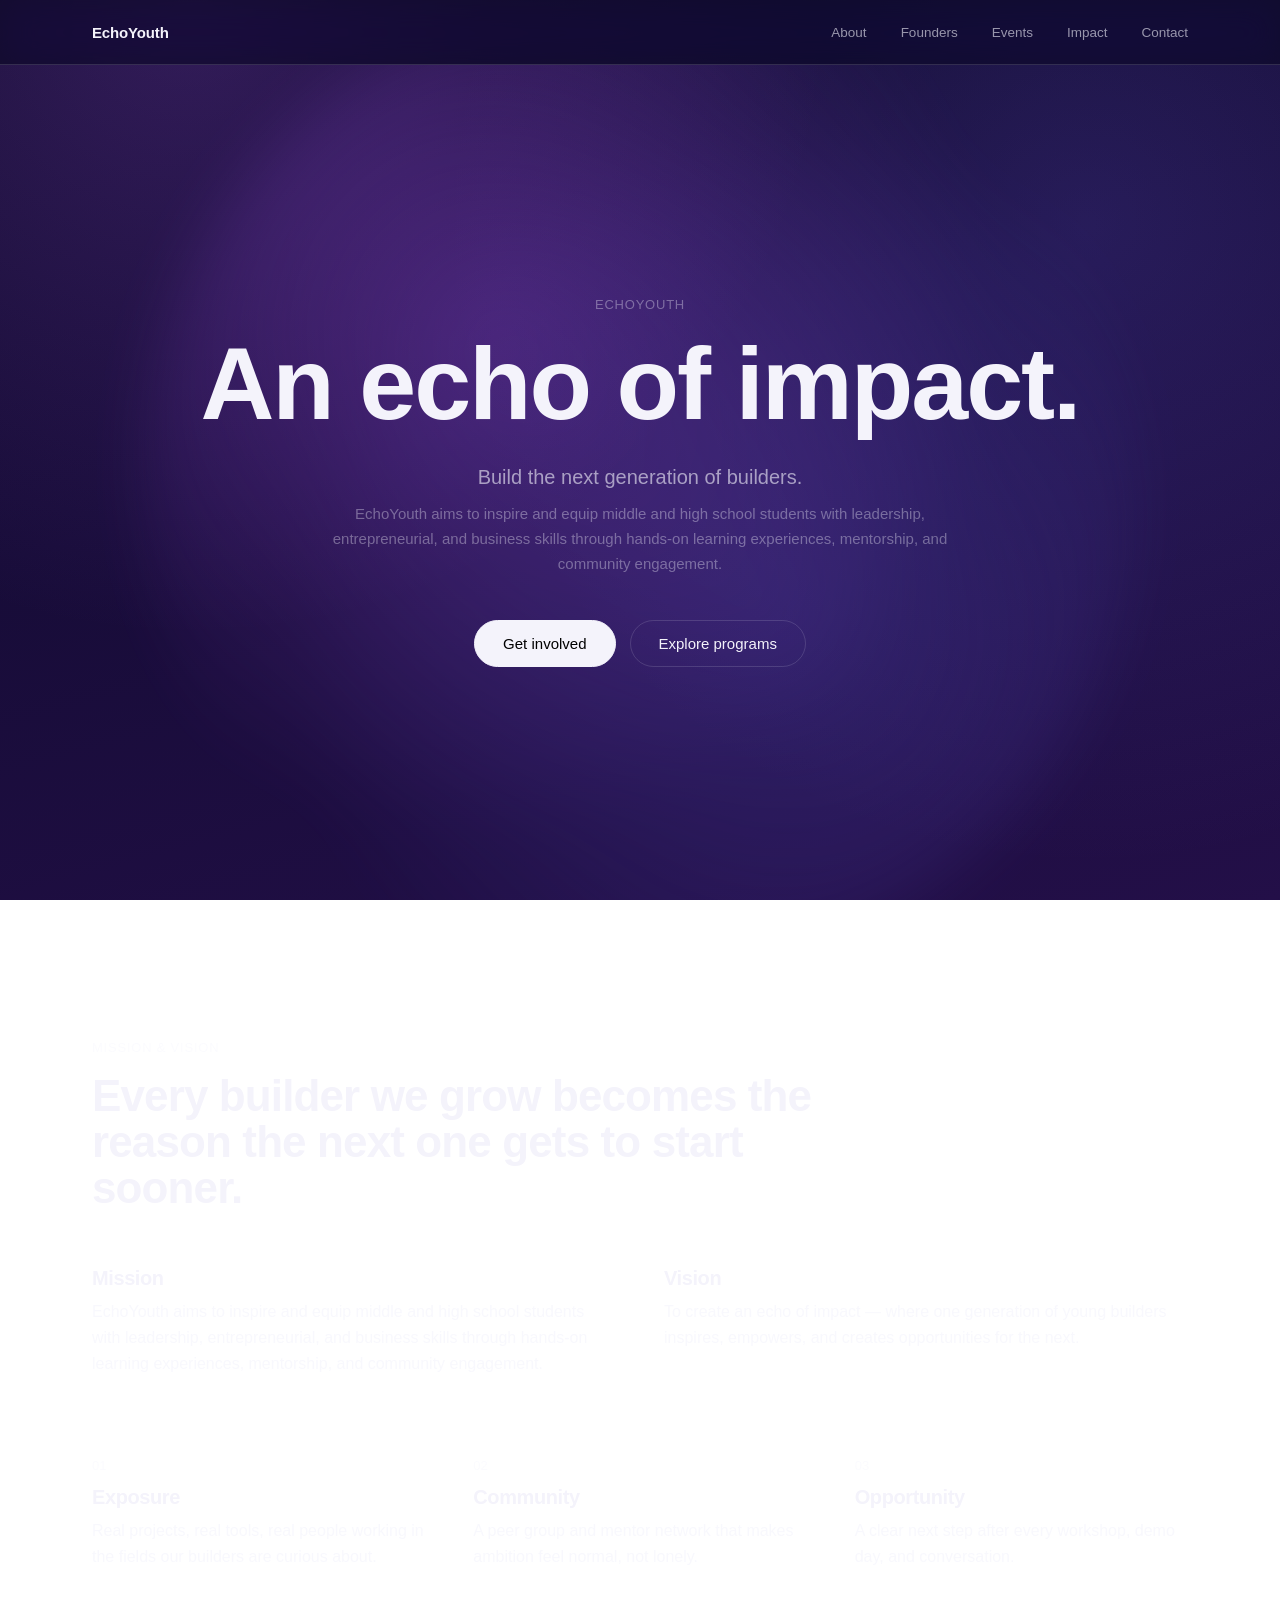
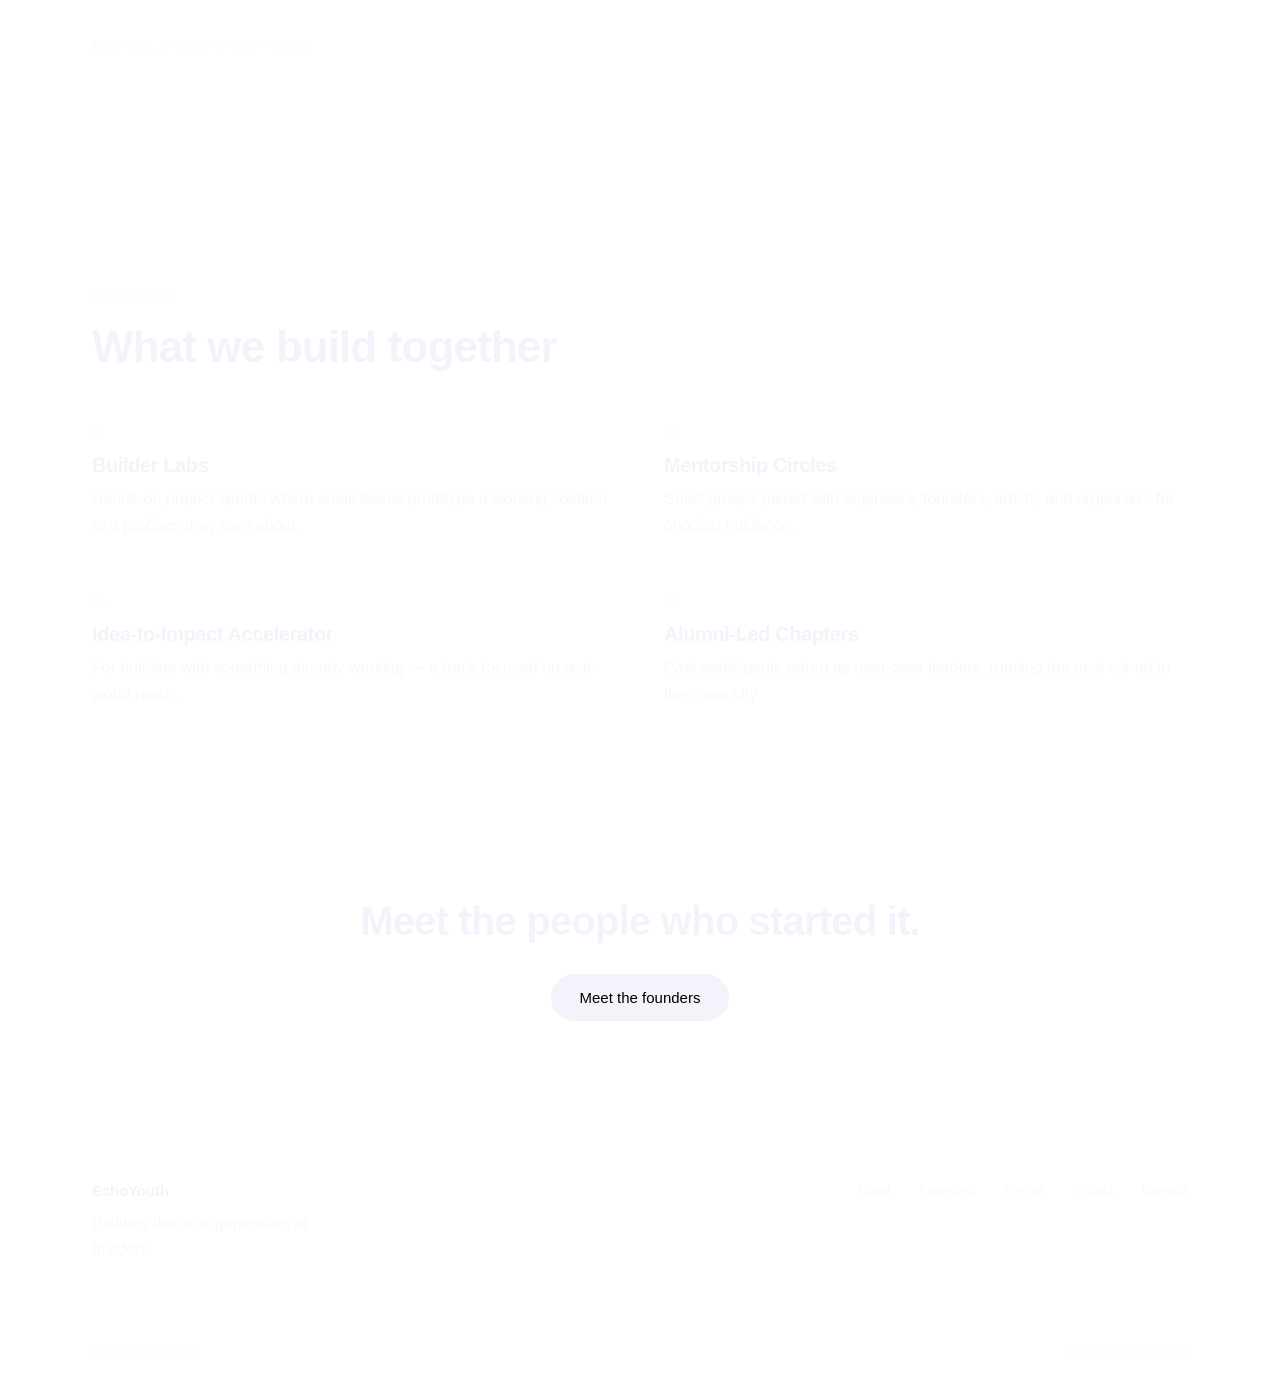
<file: index.html>
<!DOCTYPE html>
<html lang="en">
<head>
<meta charset="UTF-8">
<meta name="viewport" content="width=device-width, initial-scale=1.0">
<title>EchoYouth — An Echo of Impact</title>
<link rel="stylesheet" href="assets/style.css">
</head>
<body>

<nav class="nav">
  <div class="wrap">
    <a class="brand" href="index.html">EchoYouth</a>
    <ul class="nav-links" id="navLinks">
      <li><a href="index.html#about">About</a></li>
      <li><a href="founders.html">Founders</a></li>
      <li><a href="events.html">Events</a></li>
      <li><a href="impact.html">Impact</a></li>
      <li><a href="contact.html">Contact</a></li>
    </ul>
    <button class="nav-toggle" id="navToggle" aria-label="Toggle menu"><span></span><span></span><span></span></button>
  </div>
</nav>

<header class="hero" id="hero">
  <div class="wrap hero-inner reveal">
    <span class="eyebrow">EchoYouth</span>
    <h1 class="hl hl-center" data-hero-headline>An echo of impact.</h1>
    <p class="lede lede-center" data-hero-sub></p>
    <p class="lede lede-center" data-hero-desc style="margin-top:8px; color:var(--text-faint); font-size:15px;"></p>
    <div class="btn-row" style="justify-content:center; margin-top:44px;">
      <a class="btn btn-solid" href="contact.html">Get involved</a>
      <a class="btn" href="#programs">Explore programs</a>
    </div>
  </div>
</header>

<section id="about">
  <div class="wrap">
    <span class="eyebrow">Mission &amp; Vision</span>
    <h2 class="hl" style="font-size:clamp(28px,3.6vw,44px); max-width:760px;">Every builder we grow becomes the reason the next one gets to start sooner.</h2>
    <div class="grid-2" style="margin-top:56px;">
      <div>
        <h3 class="item-title">Mission</h3>
        <p>EchoYouth aims to inspire and equip middle and high school students with leadership, entrepreneurial, and business skills through hands-on learning experiences, mentorship, and community engagement.</p>
      </div>
      <div>
        <h3 class="item-title">Vision</h3>
        <p>To create an echo of impact — where one generation of young builders inspires, empowers, and creates opportunities for the next.</p>
      </div>
    </div>
    <div class="grid-3" id="pillars" style="margin-top:80px;"></div>
    <p style="margin-top:64px; font-size:12.5px; color:var(--text-faint);">EchoYouth, an EchoHer Youth Program</p>
  </div>
</section>

<section id="programs" class="section-tight">
  <div class="wrap">
    <span class="eyebrow">Programs</span>
    <h2 class="hl" style="font-size:clamp(28px,3.6vw,44px);">What we build together</h2>
    <div class="grid-2" id="programs-list" style="margin-top:56px; row-gap:56px;"></div>
  </div>
</section>

<section class="section-tight" style="text-align:center;">
  <div class="wrap">
    <h2 class="hl hl-center" style="font-size:clamp(26px,3.2vw,40px);">Meet the people who started it.</h2>
    <div class="btn-row" style="justify-content:center; margin-top:32px;">
      <a class="btn btn-solid" href="founders.html">Meet the founders</a>
    </div>
  </div>
</section>

<footer>
  <div class="wrap">
    <div class="footer-grid">
      <div>
        <div class="brand" style="margin-bottom:12px;">EchoYouth</div>
        <p style="max-width:260px;">Building the next generation of builders.</p>
      </div>
      <div class="footer-links">
        <a href="index.html#about">About</a>
        <a href="founders.html">Founders</a>
        <a href="events.html">Events</a>
        <a href="impact.html">Impact</a>
        <a href="contact.html">Contact</a>
      </div>
    </div>
    <div class="footer-bottom">
      <span>© 2026 EchoYouth</span>
      <span data-contact-email></span>
    </div>
  </div>
</footer>

<script src="assets/content.js"></script>
<script src="assets/app.js"></script>
<script>
  Render.hero(document.getElementById('hero'));
  Render.pillars(document.getElementById('pillars'));
  Render.programs(document.getElementById('programs-list'));
  Render.contactEmail(document.querySelector('[data-contact-email]'));
</script>
</body>
</html>
</file>
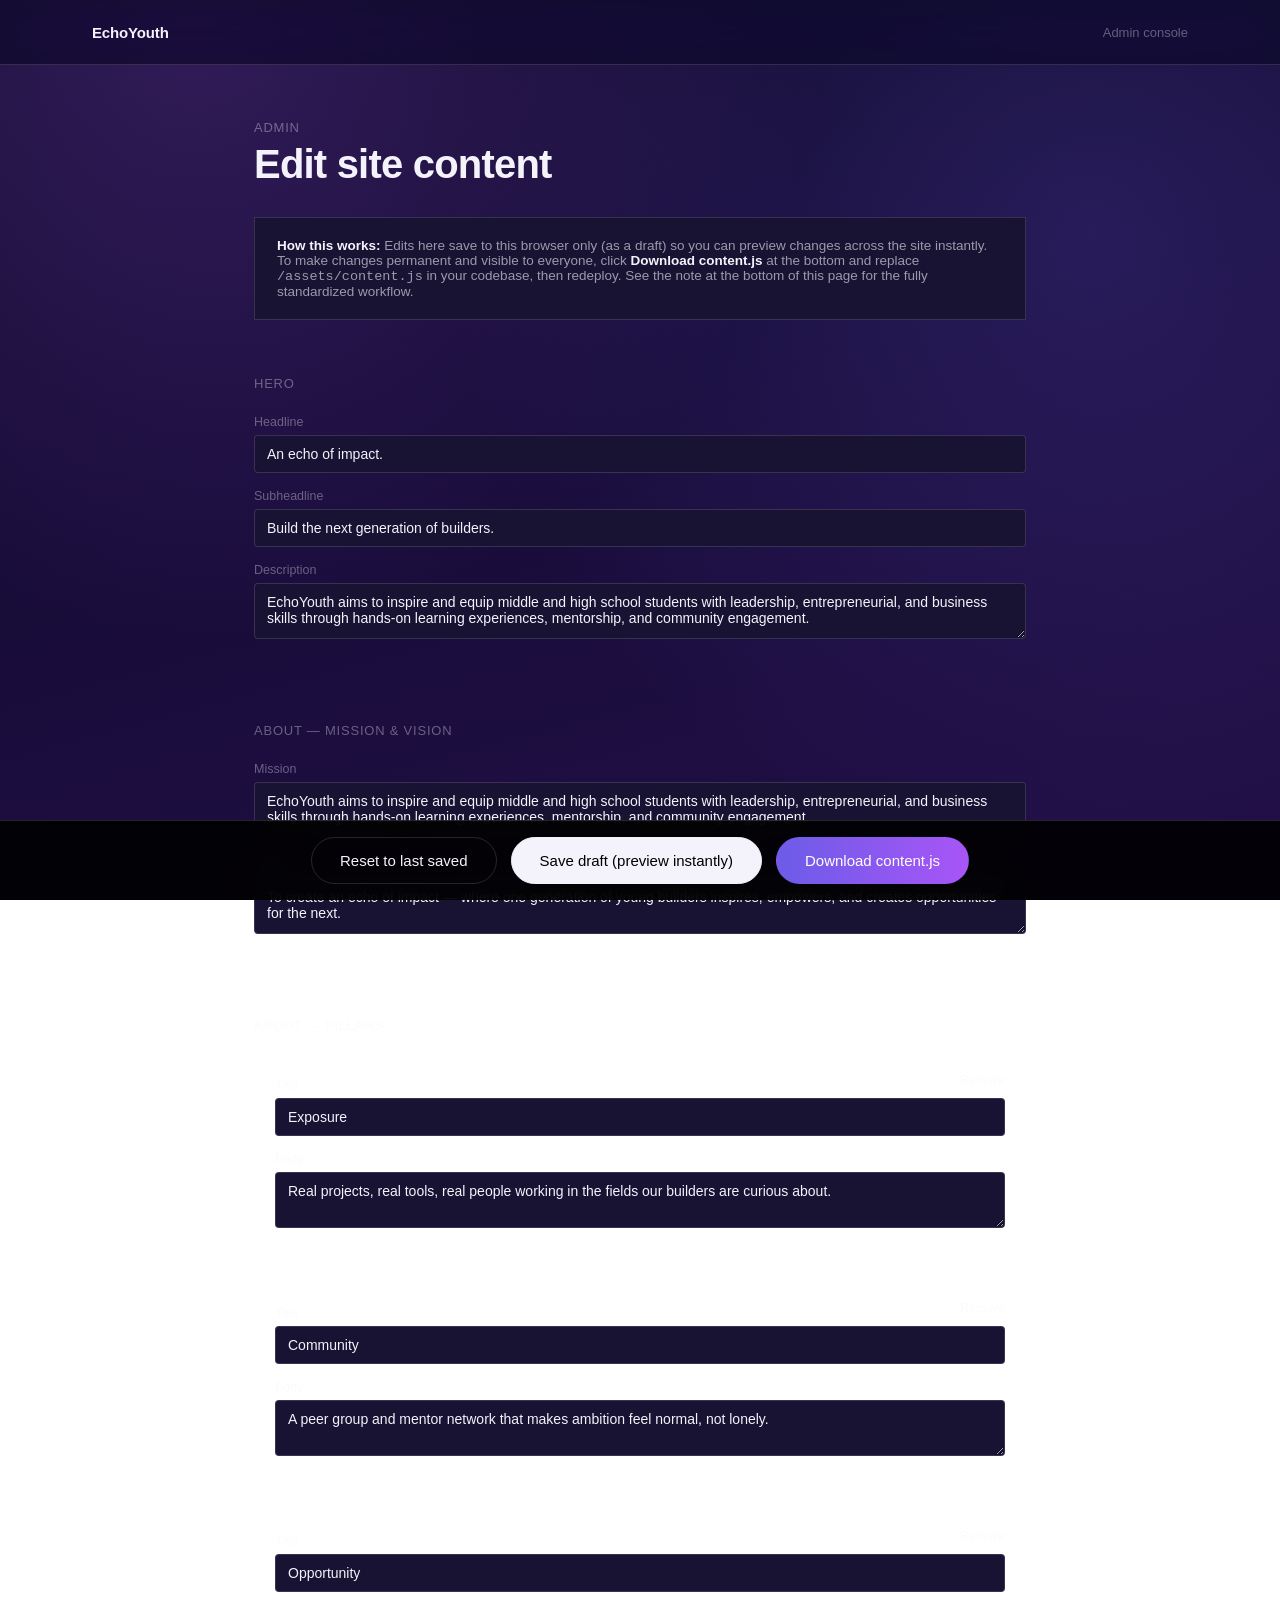
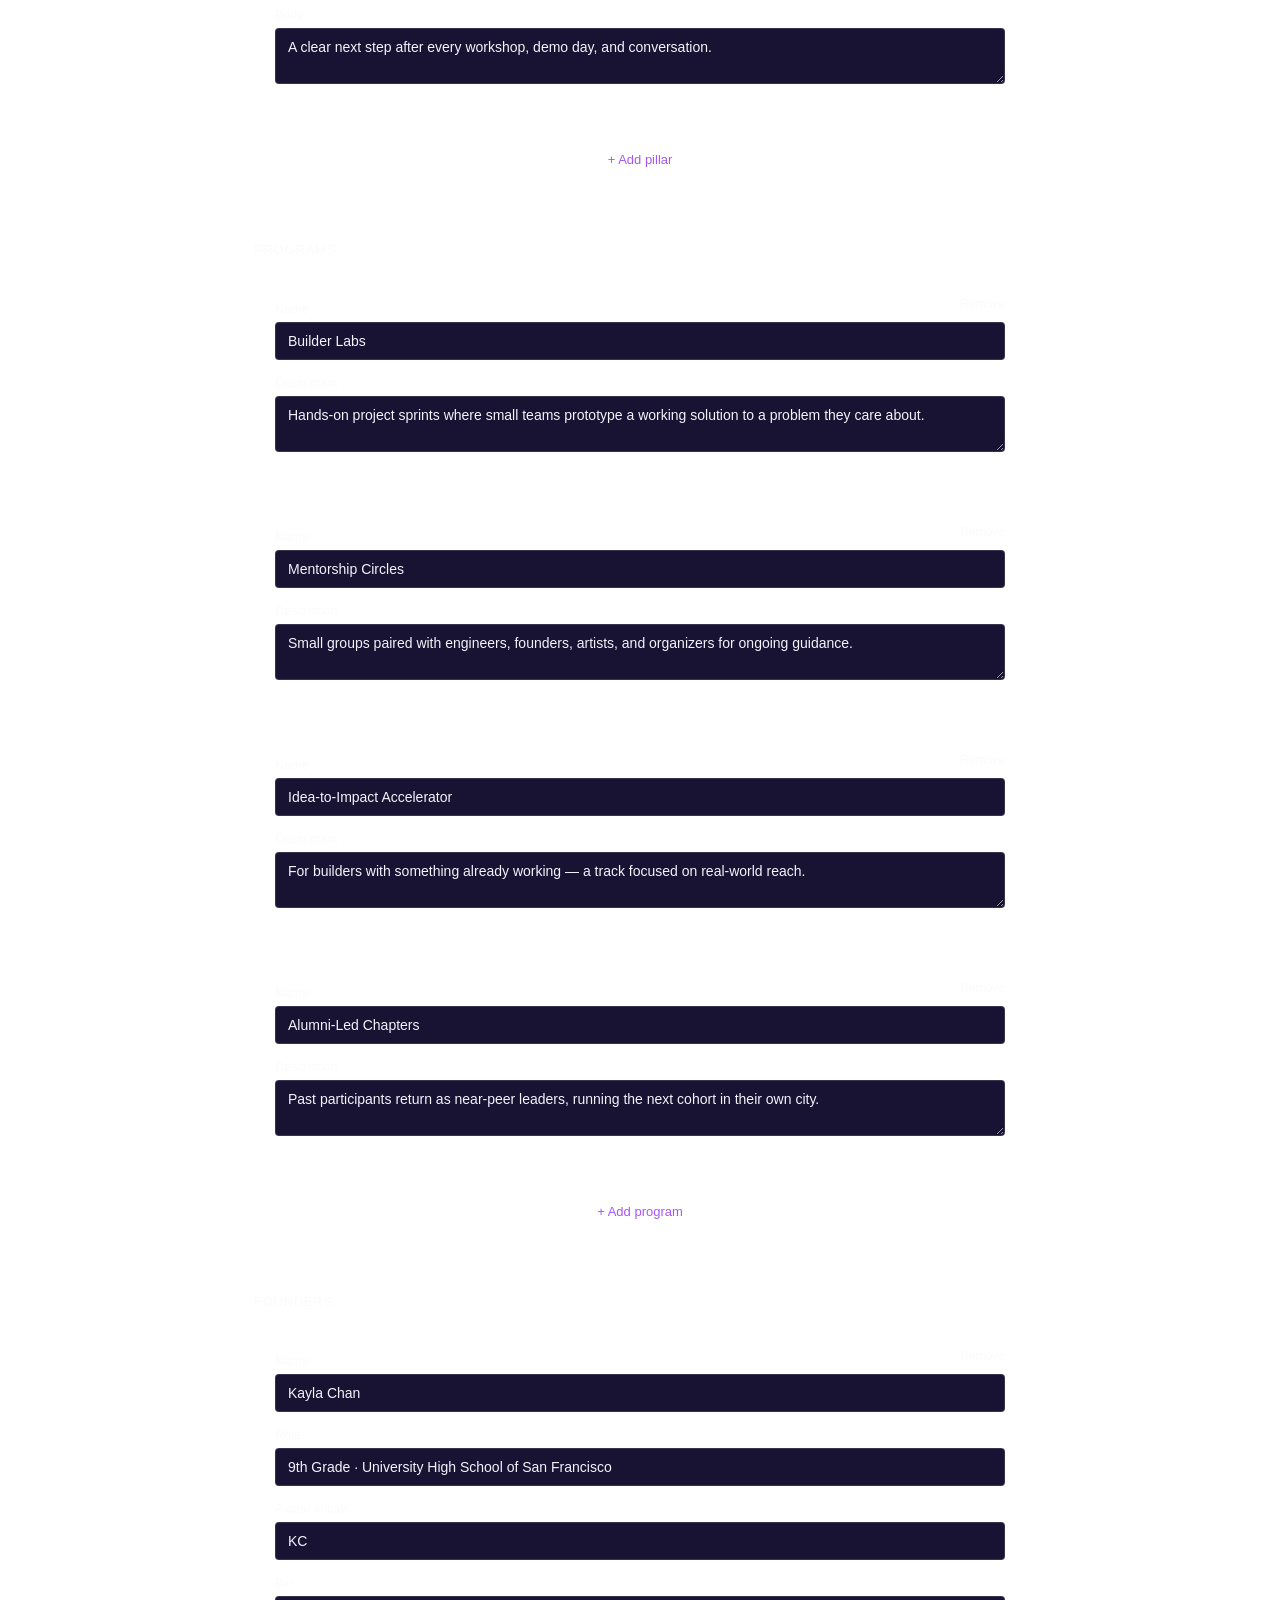
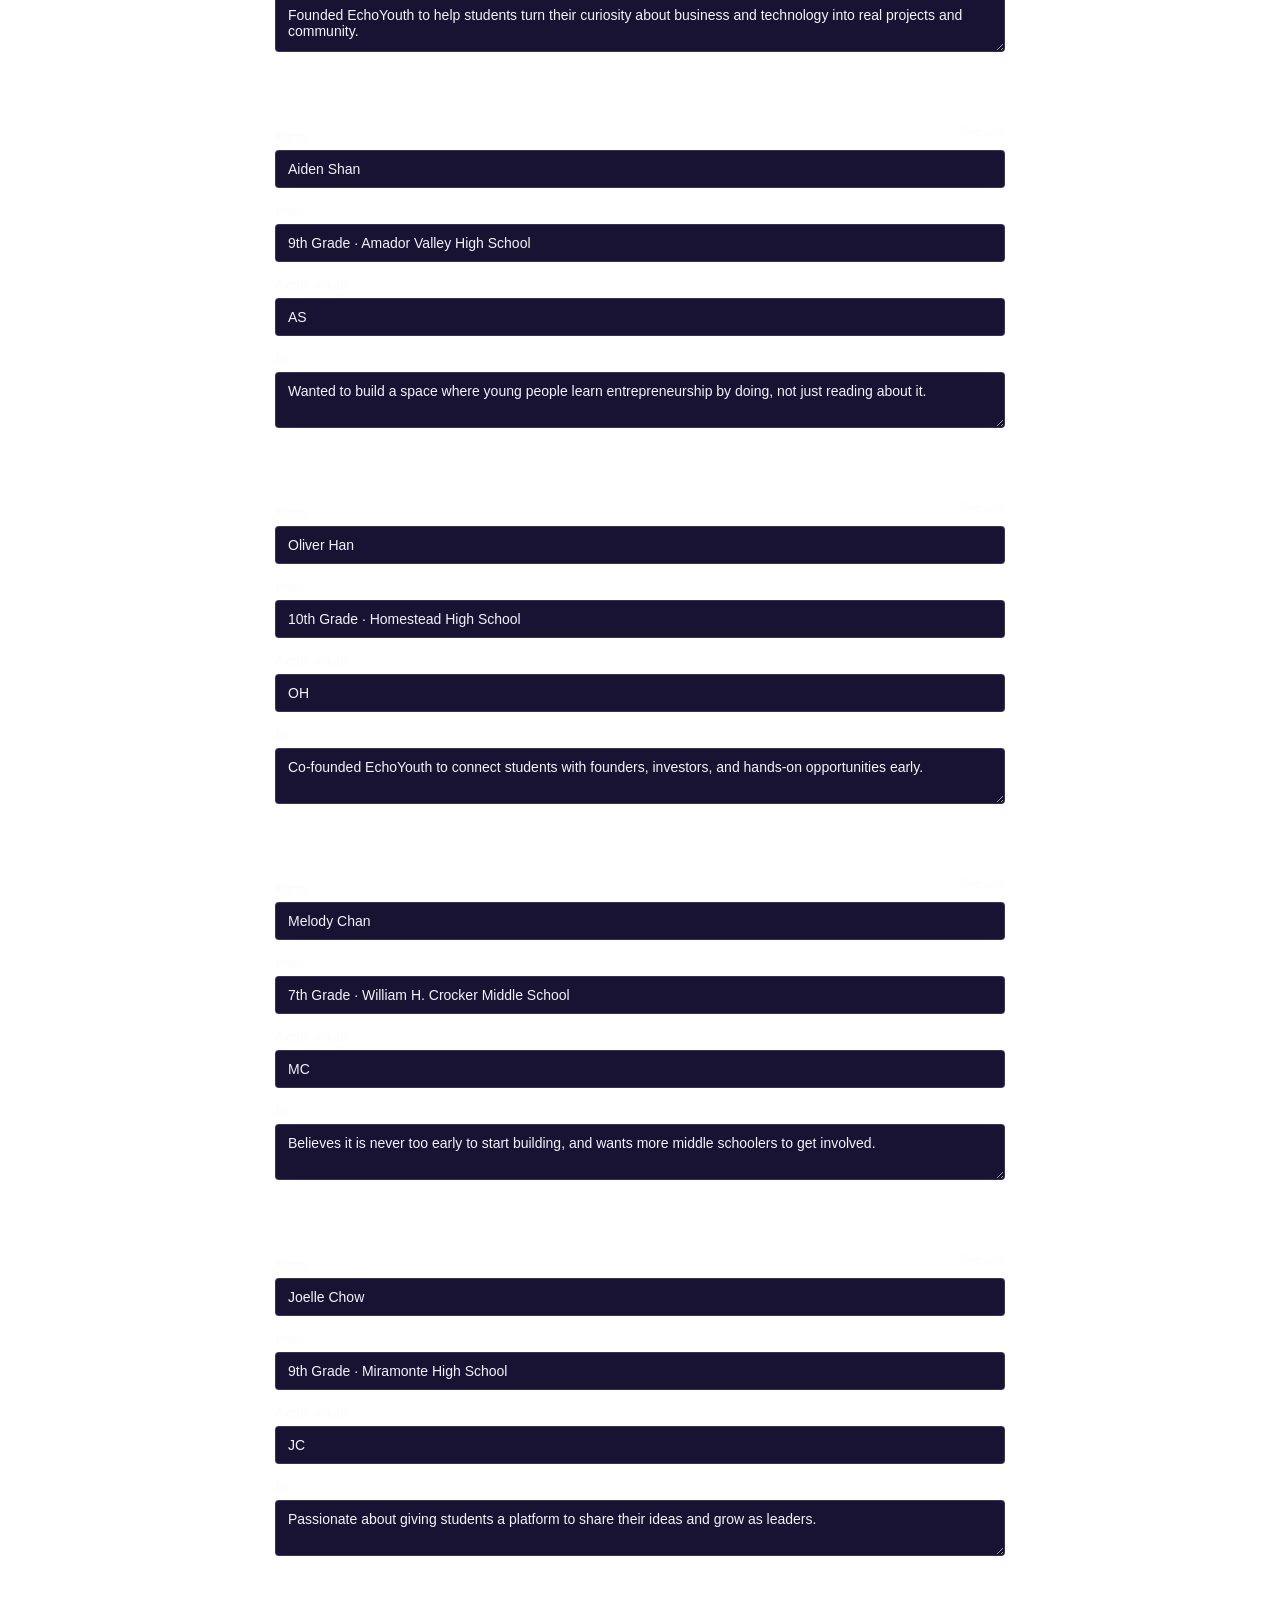
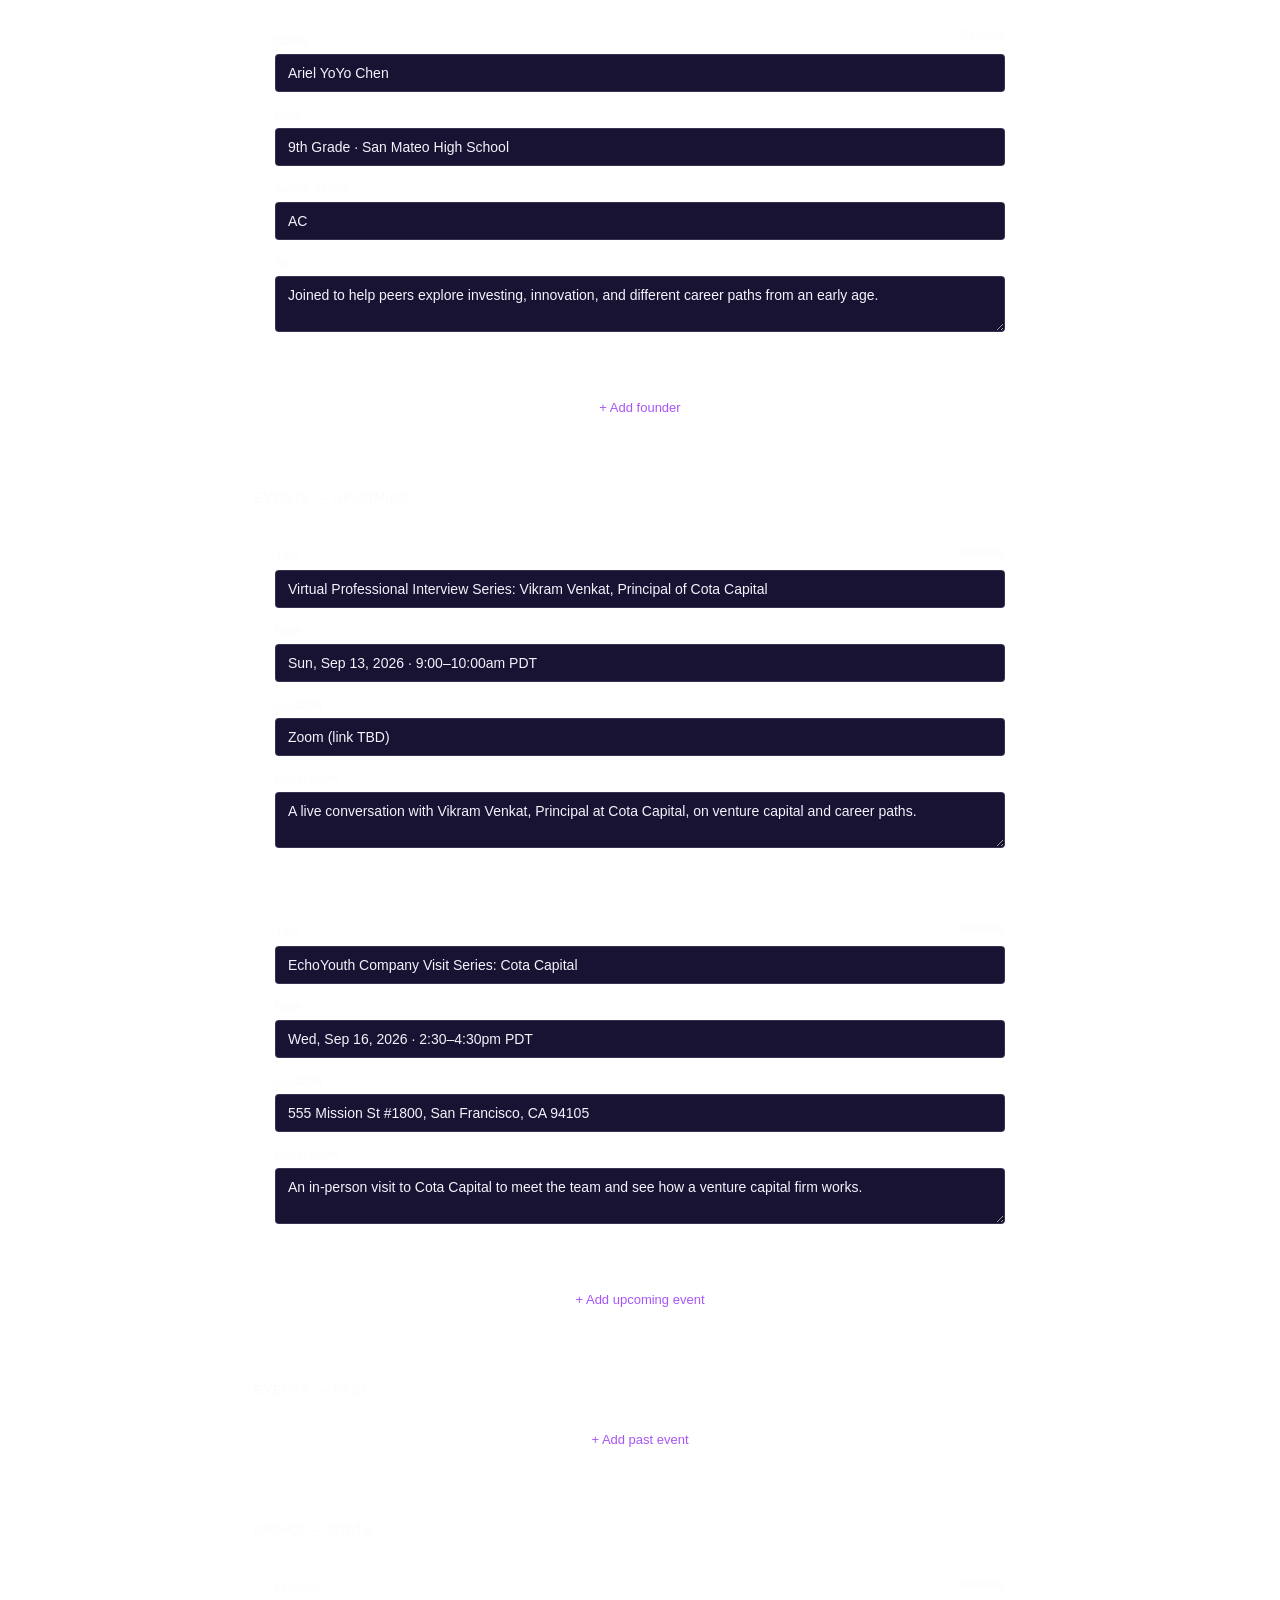
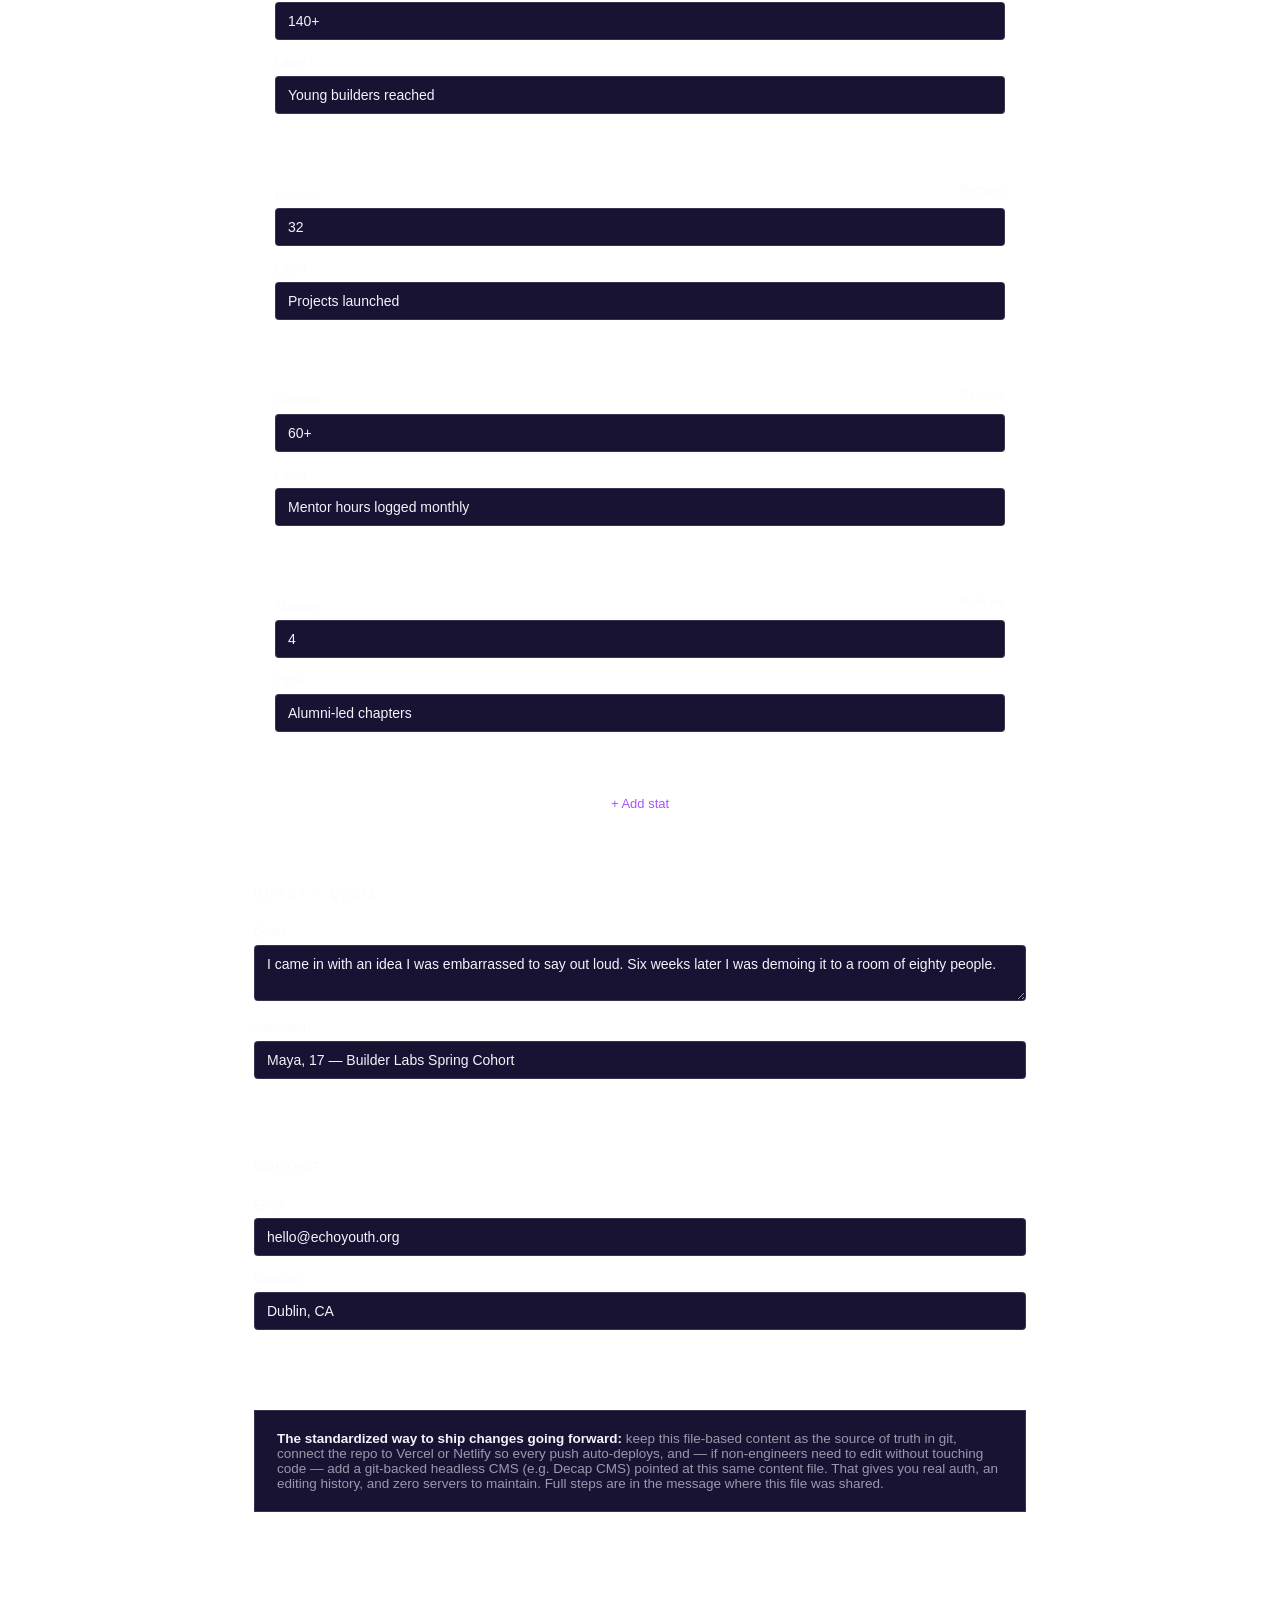
<file: admin.html>
<!DOCTYPE html>
<html lang="en">
<head>
<meta charset="UTF-8">
<meta name="viewport" content="width=device-width, initial-scale=1.0">
<title>Admin — EchoYouth</title>
<link rel="stylesheet" href="assets/style.css">
<style>
  body{ padding-top:64px; }
  .admin-wrap{ max-width:820px; margin:0 auto; padding:56px 24px 140px; }
  .admin-note{
    border:1px solid var(--line); background:var(--bg-raised);
    padding:20px 22px; font-size:13.5px; color:var(--text-dim); margin-bottom:56px;
  }
  .admin-note strong{ color:var(--text); }
  fieldset{ border:none; padding:0; margin:0 0 64px; }
  legend{ font-size:13px; text-transform:uppercase; letter-spacing:0.06em; color:var(--text-faint); margin-bottom:24px; padding:0; }
  label{ display:block; font-size:12.5px; color:var(--text-faint); margin-bottom:6px; }
  input[type=text], textarea{
    width:100%;
    background:var(--bg-raised);
    border:1px solid var(--line);
    color:var(--text);
    padding:10px 12px;
    font-size:14px;
    font-family:inherit;
    margin-bottom:16px;
    border-radius:4px;
  }
  textarea{ resize:vertical; min-height:56px; }
  .field-row{ display:grid; grid-template-columns:1fr 1fr; gap:16px; }
  @media(max-width:600px){ .field-row{ grid-template-columns:1fr; } }
  .repeat-item{ border:1px solid var(--line); padding:20px; margin-bottom:16px; position:relative; border-radius:4px; }
  .repeat-remove{
    position:absolute; top:14px; right:14px;
    font-size:12px; color:var(--text-faint); background:none; border:none; cursor:pointer;
  }
  .repeat-remove:hover{ color:#ff5a5a; }
  .add-btn{
    font-size:13px; color:var(--accent); background:none; border:1px dashed var(--line);
    padding:10px 16px; cursor:pointer; width:100%; border-radius:4px;
  }
  .add-btn:hover{ border-color:var(--accent); }
  .bar{
    position:fixed; bottom:0; left:0; right:0;
    background:rgba(0,0,0,0.9); backdrop-filter:blur(12px);
    border-top:1px solid var(--line);
    padding:16px 24px; display:flex; justify-content:center; gap:14px; flex-wrap:wrap; z-index:50;
  }
  #toast{
    position:fixed; top:78px; left:50%; transform:translateX(-50%);
    background:var(--text); color:#000; font-size:13.5px; font-weight:500;
    padding:10px 18px; border-radius:100px; opacity:0; pointer-events:none;
    transition:opacity .25s ease; z-index:60;
  }
  #toast.show{ opacity:1; }
</style>
</head>
<body>

<nav class="nav">
  <div class="wrap">
    <a class="brand" href="index.html">EchoYouth</a>
    <span style="font-size:13px; color:var(--text-faint);">Admin console</span>
  </div>
</nav>

<div id="toast"></div>

<div class="admin-wrap">
  <span class="eyebrow" style="margin-bottom:8px;">Admin</span>
  <h1 class="hl" style="font-size:clamp(28px,4vw,40px); margin-bottom:32px;">Edit site content</h1>

  <div class="admin-note">
    <strong>How this works:</strong> Edits here save to this browser only (as a draft) so you can preview changes across the site instantly. To make changes permanent and visible to everyone, click <strong>Download content.js</strong> at the bottom and replace <code>/assets/content.js</code> in your codebase, then redeploy. See the note at the bottom of this page for the fully standardized workflow.
  </div>

  <form id="admin-form">
    <fieldset>
      <legend>Hero</legend>
      <label>Headline</label>
      <input type="text" data-path="hero.headline">
      <label>Subheadline</label>
      <input type="text" data-path="hero.sub">
      <label>Description</label>
      <textarea data-path="hero.desc"></textarea>
    </fieldset>

    <fieldset>
      <legend>About — Mission &amp; Vision</legend>
      <label>Mission</label>
      <textarea data-path="about.mission"></textarea>
      <label>Vision</label>
      <textarea data-path="about.vision"></textarea>
    </fieldset>

    <fieldset>
      <legend>About — Pillars</legend>
      <div id="pillars-repeat"></div>
      <button type="button" class="add-btn" data-add="about.pillars" data-template="pillar">+ Add pillar</button>
    </fieldset>

    <fieldset>
      <legend>Programs</legend>
      <div id="programs-repeat"></div>
      <button type="button" class="add-btn" data-add="programs" data-template="program">+ Add program</button>
    </fieldset>

    <fieldset>
      <legend>Founders</legend>
      <div id="founders-repeat"></div>
      <button type="button" class="add-btn" data-add="founders" data-template="founder">+ Add founder</button>
    </fieldset>

    <fieldset>
      <legend>Events — Upcoming</legend>
      <div id="upcoming-repeat"></div>
      <button type="button" class="add-btn" data-add="events.upcoming" data-template="upcoming">+ Add upcoming event</button>
    </fieldset>

    <fieldset>
      <legend>Events — Past</legend>
      <div id="past-repeat"></div>
      <button type="button" class="add-btn" data-add="events.past" data-template="past">+ Add past event</button>
    </fieldset>

    <fieldset>
      <legend>Impact — Stats</legend>
      <div id="stats-repeat"></div>
      <button type="button" class="add-btn" data-add="impact.stats" data-template="stat">+ Add stat</button>
    </fieldset>

    <fieldset>
      <legend>Impact — Quote</legend>
      <label>Quote</label>
      <textarea data-path="impact.quote"></textarea>
      <label>Attribution</label>
      <input type="text" data-path="impact.attrib">
    </fieldset>

    <fieldset>
      <legend>Contact</legend>
      <label>Email</label>
      <input type="text" data-path="contact.email">
      <label>Location</label>
      <input type="text" data-path="contact.location">
    </fieldset>
  </form>

  <div class="admin-note" style="margin-top:8px;">
    <strong>The standardized way to ship changes going forward:</strong> keep this file-based content as the source of truth in git, connect the repo to Vercel or Netlify so every push auto-deploys, and — if non-engineers need to edit without touching code — add a git-backed headless CMS (e.g. Decap CMS) pointed at this same content file. That gives you real auth, an editing history, and zero servers to maintain. Full steps are in the message where this file was shared.
  </div>
</div>

<div class="bar">
  <button class="btn" type="button" id="btn-reset">Reset to last saved</button>
  <button class="btn btn-solid" type="button" id="btn-save">Save draft (preview instantly)</button>
  <button class="btn btn-accent" type="button" id="btn-export">Download content.js</button>
</div>

<script src="assets/content.js"></script>
<script>
  // Deep clone current content as working state
  let state = JSON.parse(JSON.stringify(SITE_CONTENT));

  const templates = {
    pillar: () => ({ title: "New pillar", body: "" }),
    program: () => ({ name: "New program", desc: "" }),
    founder: () => ({ name: "Founder Name", role: "Role", bio: "", initials: "FN" }),
    upcoming: () => ({ date: "", location: "", title: "New event", desc: "" }),
    past: () => ({ date: "", title: "New event", desc: "" }),
    stat: () => ({ number: "0", label: "New stat" })
  };

  function getPath(obj, path) {
    return path.split('.').reduce((o, k) => (o ? o[k] : undefined), obj);
  }
  function setPath(obj, path, value) {
    const keys = path.split('.');
    const last = keys.pop();
    const target = keys.reduce((o, k) => o[k], obj);
    target[last] = value;
  }

  function fieldRow(fields, arrPath, index) {
    return fields.map(f => `
      <label>${f.label}</label>
      ${f.type === 'textarea'
        ? `<textarea data-arr="${arrPath}" data-idx="${index}" data-key="${f.key}">${f.get()}</textarea>`
        : `<input type="text" data-arr="${arrPath}" data-idx="${index}" data-key="${f.key}" value="${f.get().replace(/"/g,'&quot;')}">`}
    `).join('');
  }

  function renderRepeat(containerId, arrPath, fieldsFn) {
    const container = document.getElementById(containerId);
    const arr = getPath(state, arrPath);
    container.innerHTML = arr.map((item, i) => `
      <div class="repeat-item">
        <button type="button" class="repeat-remove" data-remove="${arrPath}" data-idx="${i}">Remove</button>
        ${fieldRow(fieldsFn(item), arrPath, i)}
      </div>
    `).join('');
  }

  function renderAllRepeats() {
    renderRepeat('pillars-repeat', 'about.pillars', item => [
      { key: 'title', label: 'Title', get: () => item.title, type: 'text' },
      { key: 'body', label: 'Body', get: () => item.body, type: 'textarea' }
    ]);
    renderRepeat('programs-repeat', 'programs', item => [
      { key: 'name', label: 'Name', get: () => item.name, type: 'text' },
      { key: 'desc', label: 'Description', get: () => item.desc, type: 'textarea' }
    ]);
    renderRepeat('founders-repeat', 'founders', item => [
      { key: 'name', label: 'Name', get: () => item.name, type: 'text' },
      { key: 'role', label: 'Role', get: () => item.role, type: 'text' },
      { key: 'initials', label: 'Avatar initials', get: () => item.initials, type: 'text' },
      { key: 'bio', label: 'Bio', get: () => item.bio, type: 'textarea' }
    ]);
    renderRepeat('upcoming-repeat', 'events.upcoming', item => [
      { key: 'title', label: 'Title', get: () => item.title, type: 'text' },
      { key: 'date', label: 'Date', get: () => item.date, type: 'text' },
      { key: 'location', label: 'Location', get: () => item.location, type: 'text' },
      { key: 'desc', label: 'Description', get: () => item.desc, type: 'textarea' }
    ]);
    renderRepeat('past-repeat', 'events.past', item => [
      { key: 'title', label: 'Title', get: () => item.title, type: 'text' },
      { key: 'date', label: 'Date', get: () => item.date, type: 'text' },
      { key: 'desc', label: 'Description', get: () => item.desc, type: 'textarea' }
    ]);
    renderRepeat('stats-repeat', 'impact.stats', item => [
      { key: 'number', label: 'Number', get: () => item.number, type: 'text' },
      { key: 'label', label: 'Label', get: () => item.label, type: 'text' }
    ]);
    bindRepeatInputs();
  }

  function bindRepeatInputs() {
    document.querySelectorAll('[data-arr]').forEach(el => {
      el.addEventListener('input', () => {
        const arr = getPath(state, el.dataset.arr);
        arr[el.dataset.idx][el.dataset.key] = el.value;
      });
    });
    document.querySelectorAll('[data-remove]').forEach(el => {
      el.addEventListener('click', () => {
        const arr = getPath(state, el.dataset.remove);
        arr.splice(el.dataset.idx, 1);
        renderAllRepeats();
      });
    });
  }

  document.querySelectorAll('[data-add]').forEach(btn => {
    btn.addEventListener('click', () => {
      const arr = getPath(state, btn.dataset.add);
      arr.push(templates[btn.dataset.template]());
      renderAllRepeats();
    });
  });

  function bindSimpleFields() {
    document.querySelectorAll('[data-path]').forEach(el => {
      el.value = getPath(state, el.dataset.path) || '';
      el.addEventListener('input', () => setPath(state, el.dataset.path, el.value));
    });
  }

  function toast(msg) {
    const t = document.getElementById('toast');
    t.textContent = msg;
    t.classList.add('show');
    setTimeout(() => t.classList.remove('show'), 1800);
  }

  document.getElementById('btn-save').addEventListener('click', () => {
    localStorage.setItem('echoyouth_content_draft', JSON.stringify(state));
    toast('Draft saved — refresh any page to preview');
  });

  document.getElementById('btn-reset').addEventListener('click', () => {
    localStorage.removeItem('echoyouth_content_draft');
    location.reload();
  });

  document.getElementById('btn-export').addEventListener('click', () => {
    const fileText = `window.SITE_CONTENT = ${JSON.stringify(state, null, 2)};\n`;
    const blob = new Blob([fileText], { type: 'text/javascript' });
    const a = document.createElement('a');
    a.href = URL.createObjectURL(blob);
    a.download = 'content.js';
    a.click();
    toast('content.js downloaded');
  });

  bindSimpleFields();
  renderAllRepeats();
</script>
</body>
</html>
</file>
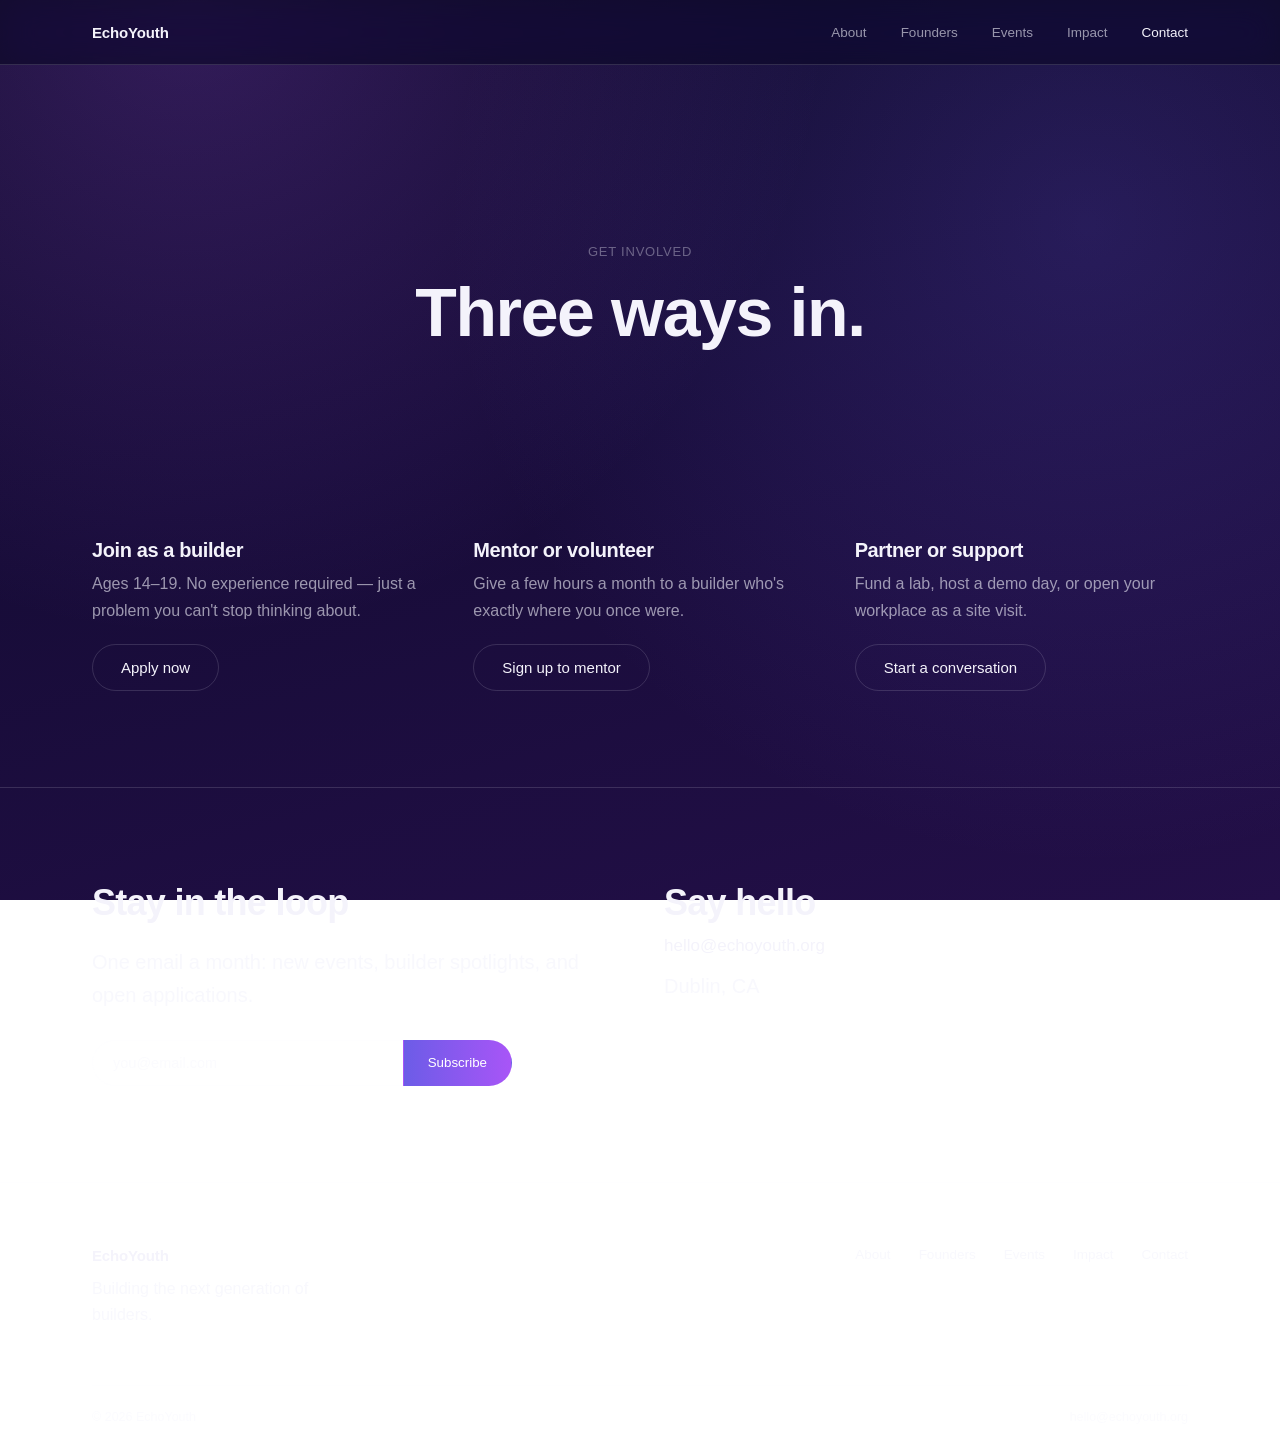
<file: contact.html>
<!DOCTYPE html>
<html lang="en">
<head>
<meta charset="UTF-8">
<meta name="viewport" content="width=device-width, initial-scale=1.0">
<title>Get Involved — EchoYouth</title>
<link rel="stylesheet" href="assets/style.css">
</head>
<body>

<nav class="nav">
  <div class="wrap">
    <a class="brand" href="index.html">EchoYouth</a>
    <ul class="nav-links" id="navLinks">
      <li><a href="index.html#about">About</a></li>
      <li><a href="founders.html">Founders</a></li>
      <li><a href="events.html">Events</a></li>
      <li><a href="impact.html">Impact</a></li>
      <li><a href="contact.html" class="active">Contact</a></li>
    </ul>
    <button class="nav-toggle" id="navToggle" aria-label="Toggle menu"><span></span><span></span><span></span></button>
  </div>
</nav>

<header class="section-tight" style="padding-top:180px; text-align:center;">
  <div class="wrap reveal">
    <span class="eyebrow">Get Involved</span>
    <h1 class="hl hl-center" style="font-size:clamp(36px,6vw,68px);">Three ways in.</h1>
  </div>
</header>

<section class="section-tight">
  <div class="wrap">
    <div class="grid-3">
      <div>
        <h3 class="item-title">Join as a builder</h3>
        <p>Ages 14–19. No experience required — just a problem you can't stop thinking about.</p>
        <div style="margin-top:20px;"><a class="btn" href="mailto:hello@echoyouth.org">Apply now</a></div>
      </div>
      <div>
        <h3 class="item-title">Mentor or volunteer</h3>
        <p>Give a few hours a month to a builder who's exactly where you once were.</p>
        <div style="margin-top:20px;"><a class="btn" href="mailto:hello@echoyouth.org">Sign up to mentor</a></div>
      </div>
      <div>
        <h3 class="item-title">Partner or support</h3>
        <p>Fund a lab, host a demo day, or open your workplace as a site visit.</p>
        <div style="margin-top:20px;"><a class="btn" href="mailto:hello@echoyouth.org">Start a conversation</a></div>
      </div>
    </div>
  </div>
</section>

<section class="section-tight" style="border-top:1px solid var(--line);">
  <div class="wrap grid-2">
    <div>
      <h2 class="hl" style="font-size:clamp(26px,3vw,36px);">Stay in the loop</h2>
      <p class="lede">One email a month: new events, builder spotlights, and open applications.</p>
      <form class="newsletter" onsubmit="event.preventDefault(); this.querySelector('input').value='Thanks — you\'re in!';">
        <input type="email" placeholder="you@email.com" required>
        <button type="submit">Subscribe</button>
      </form>
    </div>
    <div>
      <h2 class="hl" style="font-size:clamp(26px,3vw,36px);">Say hello</h2>
      <p class="lede" data-contact-email style="color:var(--text); font-size:17px; margin-top:10px;"></p>
      <p class="lede" style="margin-top:10px;">Dublin, CA</p>
    </div>
  </div>
</section>

<footer>
  <div class="wrap">
    <div class="footer-grid">
      <div>
        <div class="brand" style="margin-bottom:12px;">EchoYouth</div>
        <p style="max-width:260px;">Building the next generation of builders.</p>
      </div>
      <div class="footer-links">
        <a href="index.html#about">About</a>
        <a href="founders.html">Founders</a>
        <a href="events.html">Events</a>
        <a href="impact.html">Impact</a>
        <a href="contact.html">Contact</a>
      </div>
    </div>
    <div class="footer-bottom">
      <span>© 2026 EchoYouth</span>
      <span data-contact-email></span>
    </div>
  </div>
</footer>

<script src="assets/content.js"></script>
<script src="assets/app.js"></script>
<script>
  document.querySelectorAll('[data-contact-email]').forEach(Render.contactEmail);
</script>
</body>
</html>
</file>
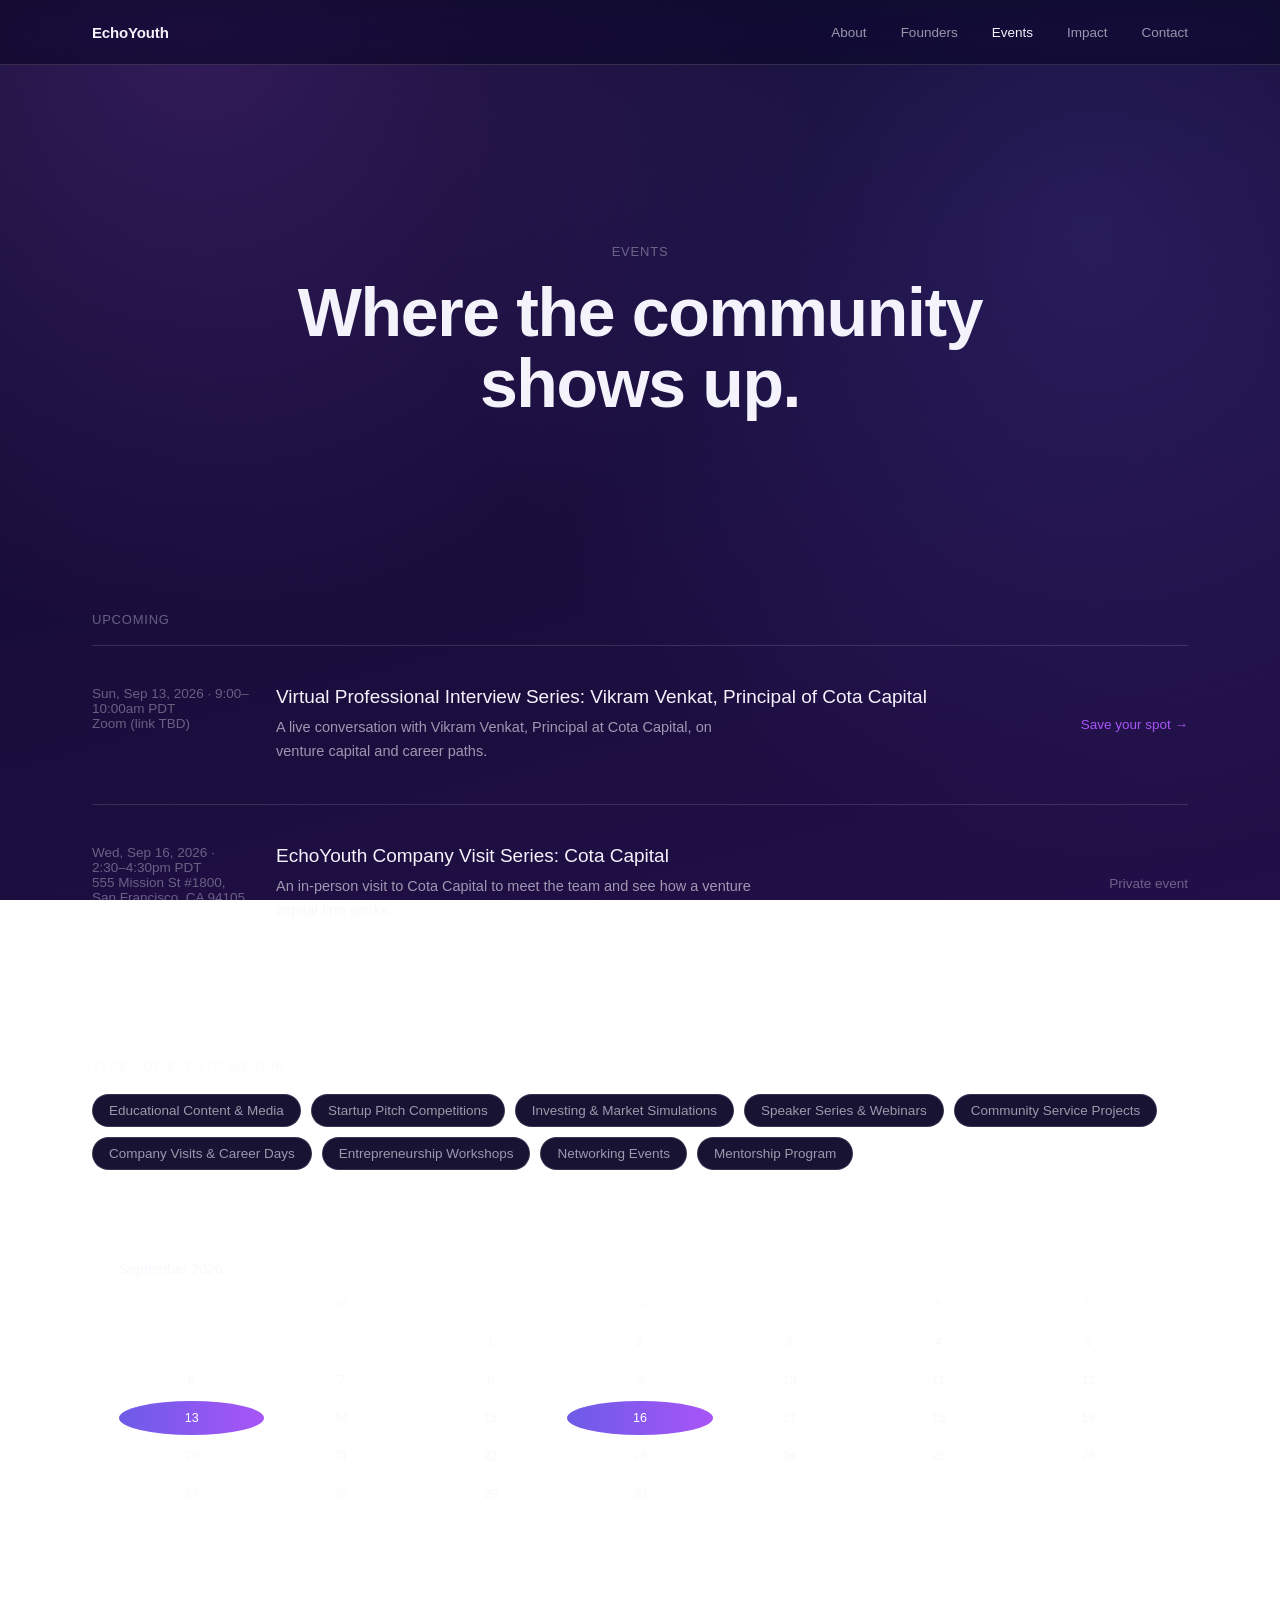
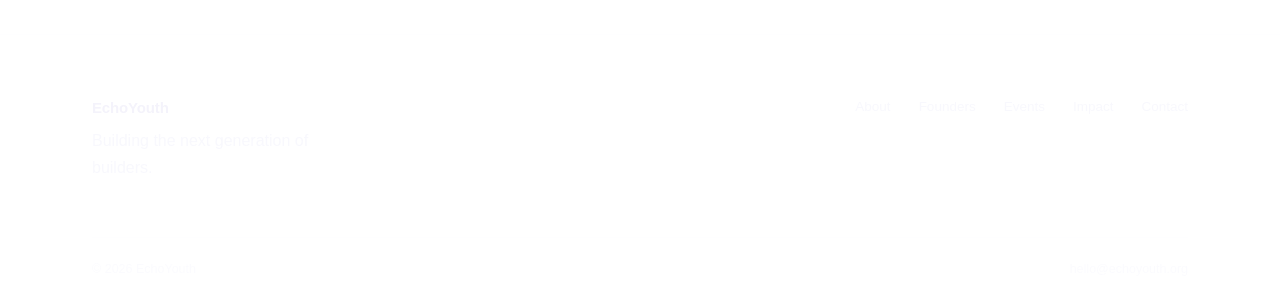
<file: events.html>
<!DOCTYPE html>
<html lang="en">
<head>
<meta charset="UTF-8">
<meta name="viewport" content="width=device-width, initial-scale=1.0">
<title>Events — EchoYouth</title>
<link rel="stylesheet" href="assets/style.css">
</head>
<body>

<nav class="nav">
  <div class="wrap">
    <a class="brand" href="index.html">EchoYouth</a>
    <ul class="nav-links" id="navLinks">
      <li><a href="index.html#about">About</a></li>
      <li><a href="founders.html">Founders</a></li>
      <li><a href="events.html" class="active">Events</a></li>
      <li><a href="impact.html">Impact</a></li>
      <li><a href="contact.html">Contact</a></li>
    </ul>
    <button class="nav-toggle" id="navToggle" aria-label="Toggle menu"><span></span><span></span><span></span></button>
  </div>
</nav>

<header class="section-tight" style="padding-top:180px; text-align:center;">
  <div class="wrap reveal">
    <span class="eyebrow">Events</span>
    <h1 class="hl hl-center" style="font-size:clamp(36px,6vw,68px);">Where the community shows up.</h1>
  </div>
</header>

<section class="section-tight">
  <div class="wrap">
    <span class="eyebrow">Upcoming</span>
    <div class="divided" id="upcoming-events" style="margin-top:8px;"></div>

    <span class="eyebrow" style="margin-top:96px; display:block;">Types of events we run</span>
    <div class="type-chips" id="event-types" style="margin-top:20px;"></div>

    <div class="mini-cal">
      <div class="mini-cal-head">
        <span>September 2026</span>
      </div>
      <div class="cal-days">
        <div class="dow">S</div><div class="dow">M</div><div class="dow">T</div><div class="dow">W</div><div class="dow">T</div><div class="dow">F</div><div class="dow">S</div>
        <div class="cell blank"></div><div class="cell blank"></div><div class="cell">1</div><div class="cell">2</div><div class="cell">3</div><div class="cell">4</div><div class="cell">5</div>
        <div class="cell">6</div><div class="cell">7</div><div class="cell">8</div><div class="cell">9</div><div class="cell">10</div><div class="cell">11</div><div class="cell">12</div>
        <div class="cell evt" tabindex="0">13<span class="cal-blurb" role="tooltip">A live virtual interview with Vikram Venkat, Principal at Cota Capital, on venture capital and career paths.</span></div><div class="cell">14</div><div class="cell">15</div><div class="cell evt" tabindex="0">16<span class="cal-blurb" role="tooltip">A private in-person visit to Cota Capital to meet the team and see how a venture capital firm works.</span></div><div class="cell">17</div><div class="cell">18</div><div class="cell">19</div>
        <div class="cell">20</div><div class="cell">21</div><div class="cell">22</div><div class="cell">23</div><div class="cell">24</div><div class="cell">25</div><div class="cell">26</div>
        <div class="cell">27</div><div class="cell">28</div><div class="cell">29</div><div class="cell">30</div>
      </div>
    </div>
  </div>
</section>

<footer>
  <div class="wrap">
    <div class="footer-grid">
      <div>
        <div class="brand" style="margin-bottom:12px;">EchoYouth</div>
        <p style="max-width:260px;">Building the next generation of builders.</p>
      </div>
      <div class="footer-links">
        <a href="index.html#about">About</a>
        <a href="founders.html">Founders</a>
        <a href="events.html">Events</a>
        <a href="impact.html">Impact</a>
        <a href="contact.html">Contact</a>
      </div>
    </div>
    <div class="footer-bottom">
      <span>© 2026 EchoYouth</span>
      <span data-contact-email></span>
    </div>
  </div>
</footer>

<script src="assets/content.js"></script>
<script src="assets/app.js"></script>
<script>
  Render.upcomingEvents(document.getElementById('upcoming-events'));
  Render.eventTypes(document.getElementById('event-types'));
  Render.contactEmail(document.querySelector('[data-contact-email]'));
</script>
</body>
</html>
</file>
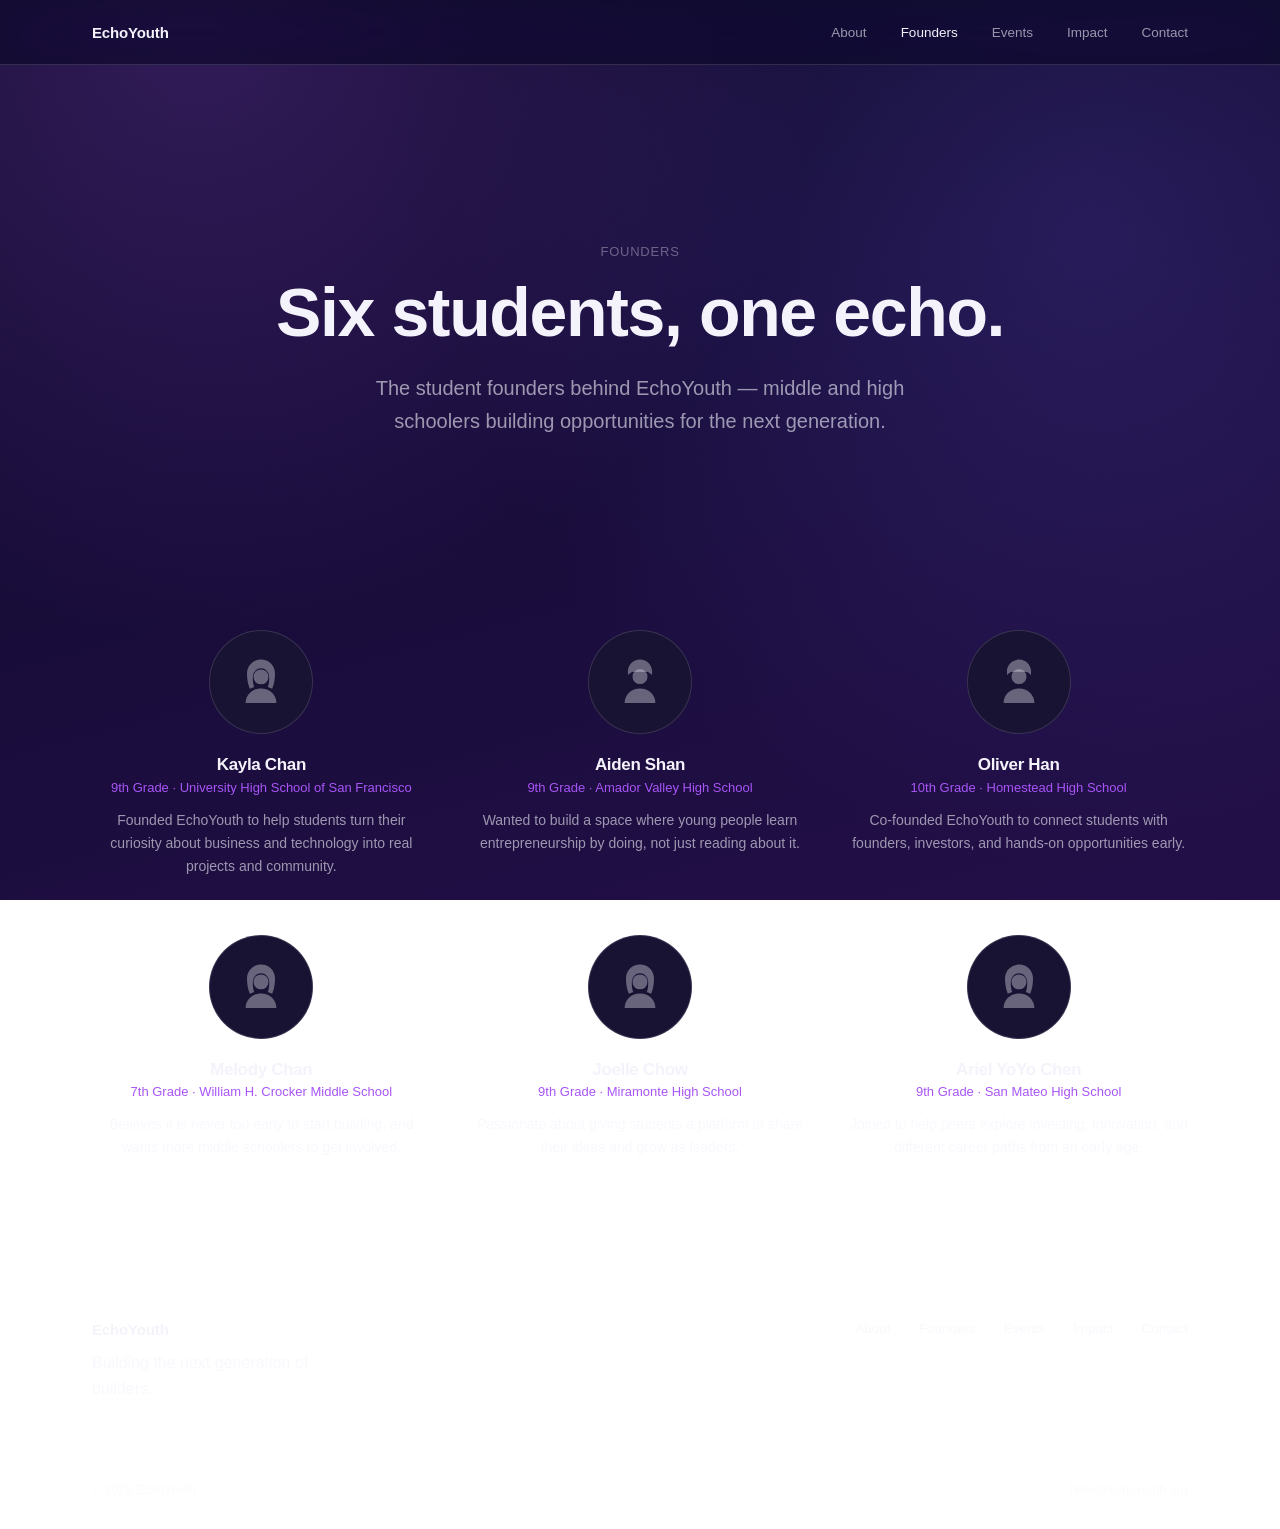
<file: founders.html>
<!DOCTYPE html>
<html lang="en">
<head>
<meta charset="UTF-8">
<meta name="viewport" content="width=device-width, initial-scale=1.0">
<title>Founders — EchoYouth</title>
<link rel="stylesheet" href="assets/style.css">
</head>
<body>

<nav class="nav">
  <div class="wrap">
    <a class="brand" href="index.html">EchoYouth</a>
    <ul class="nav-links" id="navLinks">
      <li><a href="index.html#about">About</a></li>
      <li><a href="founders.html" class="active">Founders</a></li>
      <li><a href="events.html">Events</a></li>
      <li><a href="impact.html">Impact</a></li>
      <li><a href="contact.html">Contact</a></li>
    </ul>
    <button class="nav-toggle" id="navToggle" aria-label="Toggle menu"><span></span><span></span><span></span></button>
  </div>
</nav>

<header class="section-tight" style="padding-top:180px; text-align:center;">
  <div class="wrap reveal">
    <span class="eyebrow">Founders</span>
    <h1 class="hl hl-center" style="font-size:clamp(36px,6vw,68px);">Six students, one echo.</h1>
    <p class="lede lede-center">The student founders behind EchoYouth — middle and high schoolers building opportunities for the next generation.</p>
  </div>
</header>

<section class="section-tight">
  <div class="wrap">
    <div class="founder-grid" id="founders-list"></div>
  </div>
</section>

<footer>
  <div class="wrap">
    <div class="footer-grid">
      <div>
        <div class="brand" style="margin-bottom:12px;">EchoYouth</div>
        <p style="max-width:260px;">Building the next generation of builders.</p>
      </div>
      <div class="footer-links">
        <a href="index.html#about">About</a>
        <a href="founders.html">Founders</a>
        <a href="events.html">Events</a>
        <a href="impact.html">Impact</a>
        <a href="contact.html">Contact</a>
      </div>
    </div>
    <div class="footer-bottom">
      <span>© 2026 EchoYouth</span>
      <span data-contact-email></span>
    </div>
  </div>
</footer>

<script src="assets/content.js"></script>
<script src="assets/app.js"></script>
<script>
  Render.founders(document.getElementById('founders-list'));
  Render.contactEmail(document.querySelector('[data-contact-email]'));
</script>
</body>
</html>
</file>
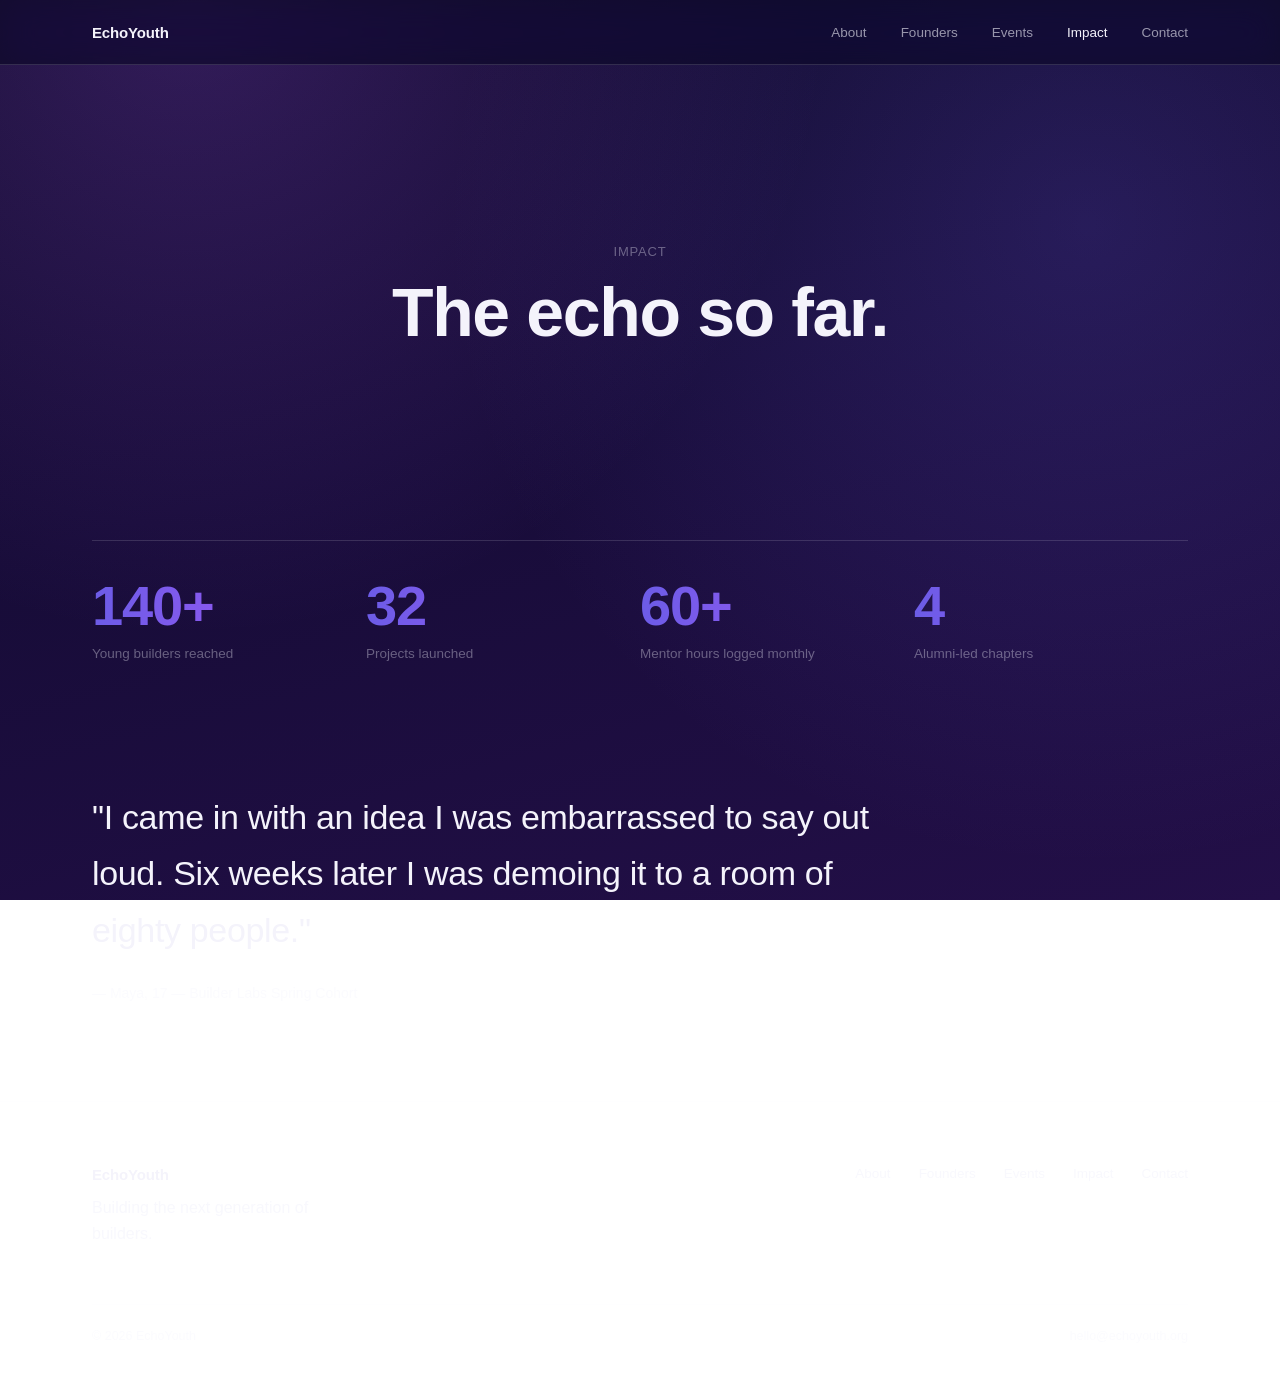
<file: impact.html>
<!DOCTYPE html>
<html lang="en">
<head>
<meta charset="UTF-8">
<meta name="viewport" content="width=device-width, initial-scale=1.0">
<title>Impact — EchoYouth</title>
<link rel="stylesheet" href="assets/style.css">
</head>
<body>

<nav class="nav">
  <div class="wrap">
    <a class="brand" href="index.html">EchoYouth</a>
    <ul class="nav-links" id="navLinks">
      <li><a href="index.html#about">About</a></li>
      <li><a href="founders.html">Founders</a></li>
      <li><a href="events.html">Events</a></li>
      <li><a href="impact.html" class="active">Impact</a></li>
      <li><a href="contact.html">Contact</a></li>
    </ul>
    <button class="nav-toggle" id="navToggle" aria-label="Toggle menu"><span></span><span></span><span></span></button>
  </div>
</nav>

<header class="section-tight" style="padding-top:180px; text-align:center;">
  <div class="wrap reveal">
    <span class="eyebrow">Impact</span>
    <h1 class="hl hl-center" style="font-size:clamp(36px,6vw,68px);">The echo so far.</h1>
  </div>
</header>

<section class="section-tight">
  <div class="wrap">
    <div class="stat-grid" id="stats"></div>
    <div id="quote-block" style="margin-top:96px;"></div>
  </div>
</section>

<footer>
  <div class="wrap">
    <div class="footer-grid">
      <div>
        <div class="brand" style="margin-bottom:12px;">EchoYouth</div>
        <p style="max-width:260px;">Building the next generation of builders.</p>
      </div>
      <div class="footer-links">
        <a href="index.html#about">About</a>
        <a href="founders.html">Founders</a>
        <a href="events.html">Events</a>
        <a href="impact.html">Impact</a>
        <a href="contact.html">Contact</a>
      </div>
    </div>
    <div class="footer-bottom">
      <span>© 2026 EchoYouth</span>
      <span data-contact-email></span>
    </div>
  </div>
</footer>

<script src="assets/content.js"></script>
<script src="assets/app.js"></script>
<script>
  Render.stats(document.getElementById('stats'));
  Render.quote(document.getElementById('quote-block'));
  Render.contactEmail(document.querySelector('[data-contact-email]'));
</script>
</body>
</html>
</file>
<file: assets/style.css>
/* ===========================================================
   EchoYouth — design system
   Monochrome, high-contrast, generous space, restrained accent.
   =========================================================== */

:root{
  --bg:#0D0A26;
  --bg-raised:#181233;
  --text:#F4F3FB;
  --text-dim:rgba(244,243,251,0.60);
  --text-faint:rgba(244,243,251,0.36);
  --line:rgba(244,243,251,0.14);
  --accent:#A855F7;
  --accent-2:#6C5CE7;
  --accent-dim:rgba(168,85,247,0.40);
  --gradient-brand:linear-gradient(90deg, var(--accent-2), var(--accent));
  --radius:2px;
  --max:1160px;
}

*{ box-sizing:border-box; }
html{ scroll-behavior:smooth; }
body{
  margin:0;
  background:
    radial-gradient(circle at 15% 0%, rgba(168,85,247,0.24) 0%, transparent 45%),
    radial-gradient(circle at 85% 25%, rgba(108,92,231,0.20) 0%, transparent 50%),
    linear-gradient(165deg, #0D0A26 0%, #170C38 45%, #230F48 100%);
  background-attachment:fixed;
  color:var(--text);
  font-family:-apple-system, BlinkMacSystemFont, "Inter", "Helvetica Neue", Arial, sans-serif;
  -webkit-font-smoothing:antialiased;
  font-size:16px;
}
h1,h2,h3,h4{
  margin:0;
  font-weight:600;
  letter-spacing:-0.02em;
  line-height:1.05;
}
p{ margin:0; line-height:1.65; color:var(--text-dim); }
a{ color:inherit; text-decoration:none; }
img,svg{ display:block; max-width:100%; }
button{ font-family:inherit; }

.wrap{ max-width:var(--max); margin:0 auto; padding:0 32px; }
@media(max-width:640px){ .wrap{ padding:0 22px; } }

section{ padding:140px 0; }
@media(max-width:900px){ section{ padding:88px 0; } }
.section-tight{ padding:96px 0; }

.eyebrow{
  font-size:13px;
  letter-spacing:0.06em;
  text-transform:uppercase;
  color:var(--text-faint);
  font-weight:500;
  margin-bottom:18px;
  display:block;
}

.hl{
  font-size:clamp(40px, 6vw, 84px);
  max-width:900px;
}
.hl-center{ text-align:center; margin:0 auto; }

.lede{
  font-size:clamp(17px,1.6vw,20px);
  color:var(--text-dim);
  max-width:560px;
  margin-top:24px;
}
.lede-center{ margin-left:auto; margin-right:auto; text-align:center; }

/* ---- buttons ---- */
.btn{
  display:inline-flex;
  align-items:center;
  gap:8px;
  font-size:15px;
  font-weight:500;
  padding:14px 28px;
  border-radius:100px;
  border:1px solid var(--line);
  background:transparent;
  color:var(--text);
  cursor:pointer;
  transition:border-color .2s ease, background .2s ease;
}
.btn:hover{ border-color:rgba(245,245,247,0.4); }
.btn-solid{
  background:var(--text);
  color:#000;
  border-color:var(--text);
}
.btn-solid:hover{ background:#d8d8db; border-color:#d8d8db; }
.btn-accent{
  background:var(--gradient-brand);
  border-color:transparent;
  color:#fff;
}
.btn-accent:hover{ filter:brightness(1.1); }
.btn-row{ display:flex; gap:14px; flex-wrap:wrap; }

/* ---- nav ---- */
.nav{
  position:fixed; top:0; left:0; right:0; z-index:100;
  background:rgba(13,10,38,0.72);
  backdrop-filter:blur(16px) saturate(160%);
  border-bottom:1px solid var(--line);
}
.nav .wrap{ display:flex; align-items:center; justify-content:space-between; height:64px; }
.brand{ font-size:15px; font-weight:600; letter-spacing:-0.01em; }
.nav-links{ display:flex; gap:34px; list-style:none; margin:0; padding:0; }
.nav-links a{ font-size:13.5px; color:var(--text-dim); }
.nav-links a:hover, .nav-links a.active{ color:var(--text); }
.nav-toggle{ display:none; background:none; border:none; cursor:pointer; }
.nav-toggle span{ display:block; width:20px; height:1.5px; background:var(--text); margin:5px 0; }
@media(max-width:820px){
  .nav-links{
    position:absolute; top:64px; left:0; right:0;
    flex-direction:column; gap:0;
    background:rgba(13,10,38,0.97);
    border-bottom:1px solid var(--line);
    display:none;
  }
  .nav-links.open{ display:flex; }
  .nav-links a{ padding:18px 22px; border-top:1px solid var(--line); }
  .nav-toggle{ display:block; }
}

body{ padding-top:64px; }

/* ---- hero ---- */
.hero{
  min-height:calc(100svh - 64px);
  display:flex; align-items:center; justify-content:center;
  text-align:center;
  position:relative;
  overflow:hidden;
}
.hero::before{
  content:"";
  position:absolute;
  width:1000px; height:1000px;
  border-radius:50%;
  background:
    radial-gradient(circle at 35% 35%, rgba(168,85,247,0.36) 0%, transparent 55%),
    radial-gradient(circle at 65% 65%, rgba(108,92,231,0.28) 0%, transparent 55%);
  top:50%; left:50%;
  transform:translate(-50%,-50%);
  filter:blur(30px);
  opacity:0.85;
  pointer-events:none;
}
.hero-inner{ position:relative; z-index:1; }
.hero .hl{ font-size:clamp(44px,8vw,108px); }
.hero .lede{ max-width:640px; }

/* ---- divided list (replaces bordered cards) ---- */
.divided > *{
  border-top:1px solid var(--line);
  padding:40px 0;
}
.divided > *:last-child{ border-bottom:1px solid var(--line); }

.grid-3{ display:grid; grid-template-columns:repeat(3,1fr); gap:48px; }
.grid-2{ display:grid; grid-template-columns:repeat(2,1fr); gap:48px; }
@media(max-width:820px){ .grid-3, .grid-2{ grid-template-columns:1fr; gap:36px; } }

.row-num{ font-size:13px; color:var(--text-faint); font-variant-numeric:tabular-nums; margin-bottom:14px; display:block; }
.item-title{ font-size:20px; margin-bottom:10px; }

/* ---- stats ---- */
.stat-grid{ display:grid; grid-template-columns:repeat(4,1fr); }
@media(max-width:820px){ .stat-grid{ grid-template-columns:repeat(2,1fr); } }
.stat{ padding:32px 0; border-top:1px solid var(--line); }
.stat-num{
  font-size:clamp(36px,4.4vw,56px); font-weight:600; letter-spacing:-0.02em;
  background:var(--gradient-brand);
  -webkit-background-clip:text;
  background-clip:text;
  color:transparent;
}
.stat-label{ color:var(--text-faint); font-size:13.5px; margin-top:8px; }

/* ---- founders ---- */
.founder-grid{ display:grid; grid-template-columns:repeat(3,1fr); gap:56px 40px; }
@media(max-width:900px){ .founder-grid{ grid-template-columns:repeat(2,1fr); } }
@media(max-width:600px){ .founder-grid{ grid-template-columns:1fr; } }
.founder{ text-align:center; }
.avatar{
  width:104px; height:104px; border-radius:50%;
  background:var(--bg-raised);
  border:1px solid var(--line);
  display:flex; align-items:center; justify-content:center;
  color:var(--text-faint);
  margin:0 auto 22px;
  overflow:hidden;
}
.avatar-icon{
  width:56px; height:56px;
  color:var(--text-faint);
}
.founder h3{ font-size:17px; }
.founder .role{ font-size:13px; color:var(--accent); margin-top:6px; }
.founder p{ font-size:14px; margin-top:14px; }

/* ---- events ---- */
.event-row{ display:grid; grid-template-columns:160px 1fr auto; gap:24px; align-items:start; }
@media(max-width:700px){ .event-row{ grid-template-columns:1fr; gap:10px; } }
.event-meta{ font-size:13.5px; color:var(--text-faint); }
.event-title{ font-size:19px; margin-bottom:8px; }
.event-desc{ font-size:14.5px; max-width:480px; }
.event-link{ font-size:13.5px; color:var(--accent); align-self:center; white-space:nowrap; }
.event-private{ font-size:13.5px; color:var(--text-faint); align-self:center; white-space:nowrap; }

.past-strip{ display:flex; gap:1px; background:var(--line); overflow-x:auto; margin-top:8px; }
.past-card{ flex:0 0 240px; background:var(--bg); padding:26px 22px; }
.past-card .event-meta{ margin-bottom:10px; }
.past-card h4{ font-size:15px; margin-bottom:8px; }
.past-card p{ font-size:13px; }

/* ---- event type chips + hover blurb ---- */
.type-chips{ display:flex; flex-wrap:wrap; gap:10px; }
.type-chip{
  position:relative;
  border:1px solid var(--line); border-radius:100px;
  padding:8px 16px; font-size:13.5px; color:var(--text-dim);
  background:var(--bg-raised); cursor:default; outline:none;
  transition:border-color .2s ease, color .2s ease;
}
.type-chip:hover, .type-chip:focus-visible{
  border-color:var(--accent); color:var(--text);
}
.type-blurb{
  position:absolute; left:50%; bottom:calc(100% + 12px);
  transform:translateX(-50%) translateY(6px);
  width:max-content; max-width:260px;
  background:var(--text); color:#000;
  font-size:12.5px; line-height:1.45; text-align:left;
  padding:12px 14px; border-radius:8px;
  box-shadow:0 10px 30px rgba(0,0,0,0.35);
  opacity:0; visibility:hidden; pointer-events:none; z-index:40;
  transition:opacity .2s ease, transform .2s ease;
}
.type-blurb::after{
  content:""; position:absolute; top:100%; left:50%;
  transform:translateX(-50%);
  border:6px solid transparent; border-top-color:var(--text);
}
.type-chip:hover .type-blurb,
.type-chip:focus-visible .type-blurb{
  opacity:1; visibility:visible; transform:translateX(-50%) translateY(0);
}
@media(max-width:600px){ .type-blurb{ max-width:220px; } }

.mini-cal{ border:1px solid var(--line); padding:26px; margin-top:64px; }
.cal-days .cell.evt{ position:relative; cursor:default; outline:none; }
.cal-blurb{
  position:absolute; left:50%; bottom:calc(100% + 10px);
  transform:translateX(-50%) translateY(6px);
  width:max-content; max-width:220px;
  background:var(--text); color:#000;
  font-size:12px; line-height:1.45; text-align:left;
  font-weight:400; letter-spacing:normal;
  padding:10px 12px; border-radius:8px;
  box-shadow:0 10px 30px rgba(0,0,0,0.35);
  opacity:0; visibility:hidden; pointer-events:none; z-index:40;
  transition:opacity .2s ease, transform .2s ease;
}
.cal-blurb::after{
  content:""; position:absolute; top:100%; left:50%;
  transform:translateX(-50%);
  border:6px solid transparent; border-top-color:var(--text);
}
.cell.evt:hover .cal-blurb,
.cell.evt:focus-visible .cal-blurb{
  opacity:1; visibility:visible; transform:translateX(-50%) translateY(0);
}
.mini-cal-head{ display:flex; justify-content:space-between; margin-bottom:20px; font-size:14px; color:var(--text-dim); }
.cal-days{ display:grid; grid-template-columns:repeat(7,1fr); gap:4px; text-align:center; font-size:12.5px; }
.cal-days .dow{ color:var(--text-faint); padding-bottom:10px; }
.cal-days .cell{ padding:10px 0; color:var(--text-dim); }
.cal-days .cell.blank{ visibility:hidden; }
.cal-days .cell.evt{ background:var(--gradient-brand); color:#fff; border-radius:50%; }

/* ---- quote ---- */
.quote{
  font-size:clamp(22px,3vw,34px);
  font-weight:500;
  letter-spacing:-0.01em;
  max-width:820px;
  color:var(--text);
}
.quote-attrib{ margin-top:24px; color:var(--text-faint); font-size:14px; }

/* ---- contact / footer ---- */
.newsletter{ display:flex; max-width:420px; margin-top:28px; gap:0; }
.newsletter input{
  flex:1;
  background:transparent;
  border:1px solid var(--line);
  border-right:none;
  border-radius:100px 0 0 100px;
  padding:14px 20px;
  color:var(--text);
  font-size:14.5px;
}
.newsletter input::placeholder{ color:var(--text-faint); }
.newsletter button{
  border:1px solid transparent;
  background:var(--gradient-brand);
  color:#fff;
  border-radius:0 100px 100px 0;
  padding:0 24px;
  font-weight:500;
  cursor:pointer;
}

footer{ border-top:1px solid var(--line); padding:64px 0 32px; }
.footer-grid{ display:flex; justify-content:space-between; flex-wrap:wrap; gap:40px; margin-bottom:56px; }
.footer-links{ display:flex; gap:28px; flex-wrap:wrap; }
.footer-links a{ font-size:13.5px; color:var(--text-dim); }
.footer-links a:hover{ color:var(--text); }
.footer-bottom{ display:flex; justify-content:space-between; flex-wrap:wrap; gap:10px; font-size:12.5px; color:var(--text-faint); border-top:1px solid var(--line); padding-top:24px; }

/* ---- reveal-on-load (single orchestrated moment, not per-card) ---- */
.reveal{ animation:rise .8s cubic-bezier(.16,1,.3,1) both; }
@keyframes rise{ from{ opacity:0; transform:translateY(18px); } to{ opacity:1; transform:none; } }
@media(prefers-reduced-motion:reduce){ .reveal{ animation:none; } }

:focus-visible{ outline:2px solid var(--accent); outline-offset:3px; }
</file>
